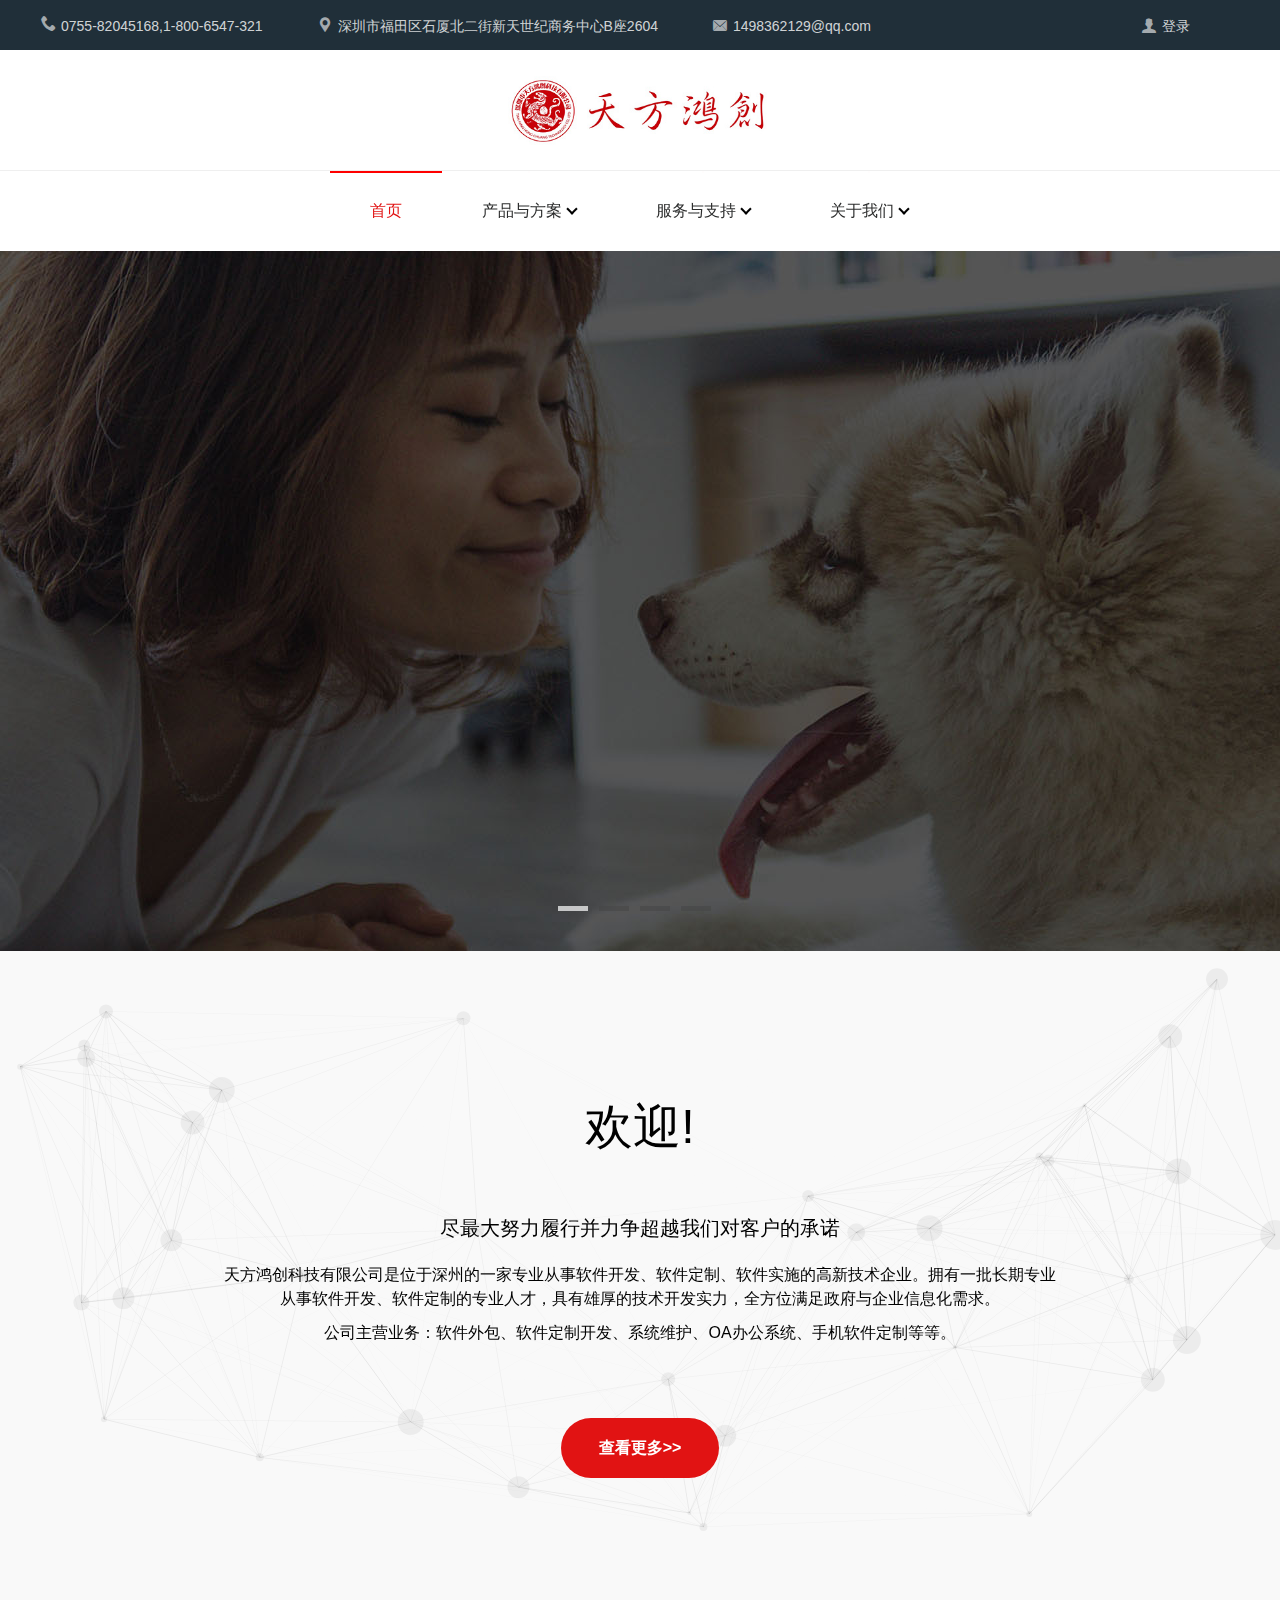
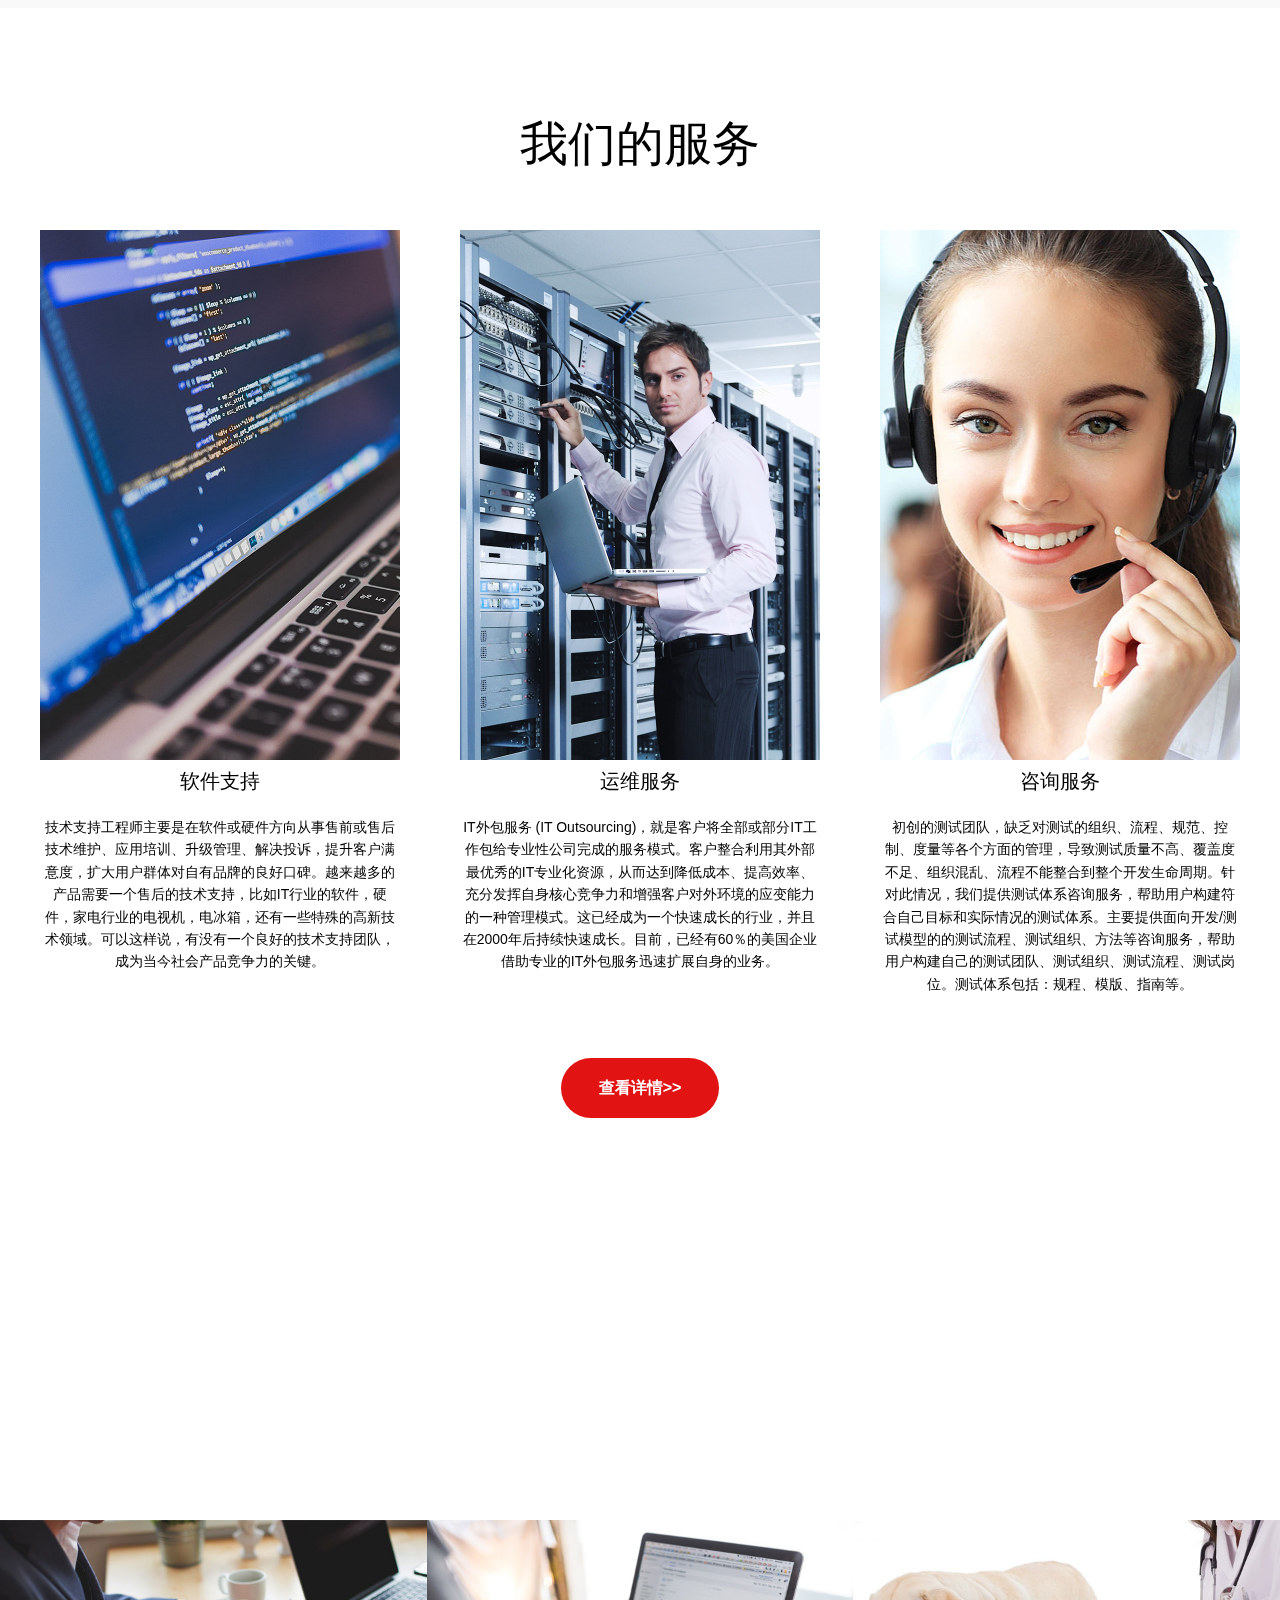
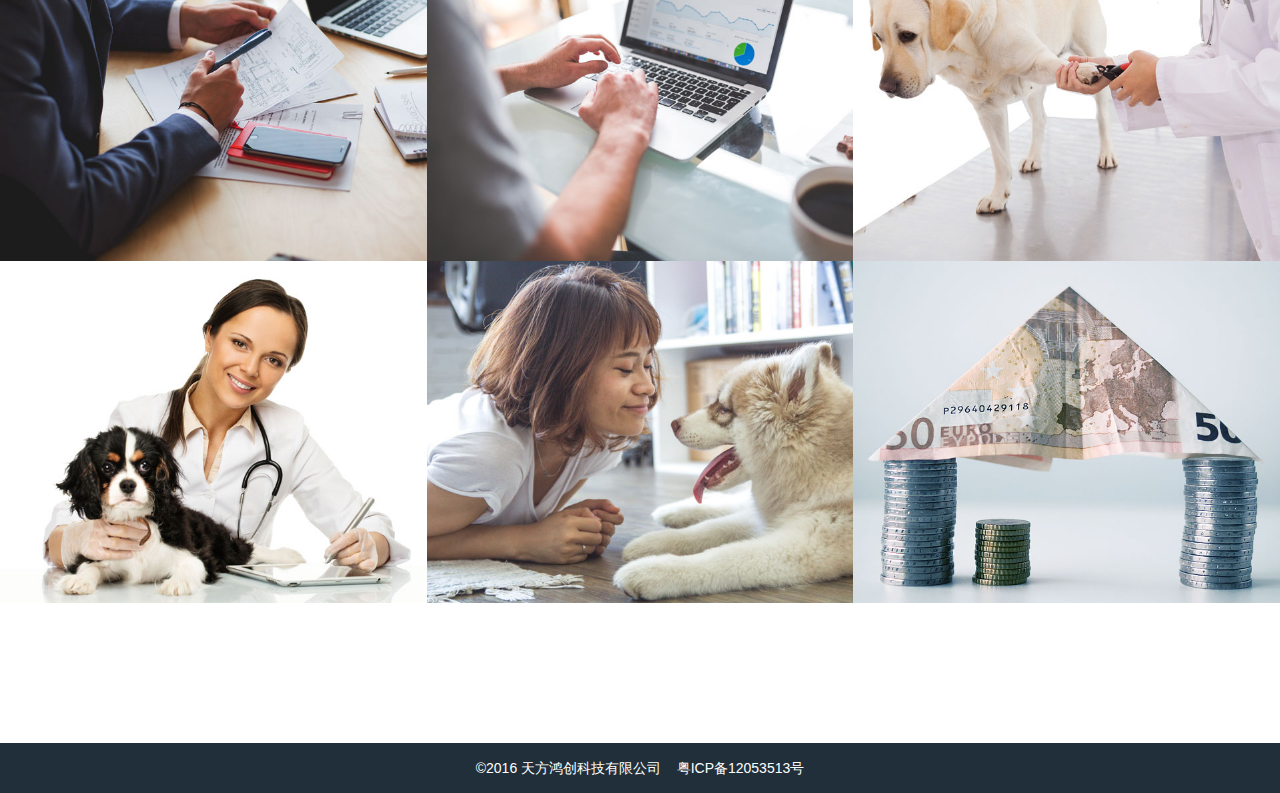
<file: index.html>
<!DOCTYPE html>
<html lang="en">
<head>
	<meta charset="UTF-8">
	<title>天方鸿创</title>
	<meta name="keyword" content="软件公司">
	<meta name="description" content="软件公司">
	<link rel="icon" href="images/favicon2.ico"/>
	<link rel="stylesheet" href="iconfont/iconfont.css">
	<link rel="stylesheet" href="css/common.css">
	<link rel="stylesheet" href="css/index.css">
	<script type="text/javascript" src="js/jquery.min.js"></script>
</head>

<body>
	<div class="topbar">
		<div class="wrapper clearfix">
			<div class="fl">
				<span class="part"><i class="iconfont icon-dianhua"></i><span class="text">0755-82045168,</span><span class="text">1-800-6547-321</span></span>
				<span class="part"><i class="iconfont icon-dizhi"></i><span class="text">深圳市福田区石厦北二街新天世纪商务中心B座2604</span></span>
				<span class="part"><i class="iconfont icon-youxiang"></i><span class="text">1498362129@qq.com</span></span>
			</div>
			<div class="fr">
				<span class="part"><i class="iconfont icon-denglu"></i><span class="text">登录</span>
			</div>
			<div style="clear:both"></div>
		</div>	
	</div>
	<div class="nav">
		<div class="nav-wrap clearfix">
			<div class="nav-logo">
				<a href="">
					<img src="images/logo.jpg" alt="">
				</a>			
			</div>
			<div class="nav-bar">
				<div class="wrapper">
					<ul class="static clearfix">
						<li class="active">
							<a href="#" class="item">首页</a>
						</li>
						<li>
							<a class="hasdropdown item" href="views/detail.html">产品与方案</a>
							<ul class="dropdown ">
								<li><a href="views/detail_mianyi.html">犬类免疫系统</a></li>
								<li><a href="views/detail_dengji.html">养犬登记管理系统</a></li>
								<li><a href="views/detail_caiwu.html">财务管理系统</a></li>
								<li><a href="views/detail_zichan.html">资产管理系统</a></li>
							</ul>
						</li>
						<li>
							<a class="hasdropdown item" href="views/service.html">服务与支持</a>
							<div class="dropdown column clearfix ">
								<ul>
									<li><a href="views/servies.html#service_software">软件支持</a></li>
									<li><a href="views/servies.html#service_operation">运维服务</a></li>
									<li><a href="views/servies.html#service_consult">咨询服务</a></li>
								</ul>
							</div>
						</li>
						<li>
							<a class="hasdropdown item" href="views/about.html">关于我们</a>
							<ul class="dropdown ">
								<li><a href="views/about.html#about_introduce">公司概况</a></li>
								<li><a href="views/about.html#about_mainService">主要服务</a></li>
								<li><a href="views/about.html#offer">人才招聘</a></li>
								<li><a href="views/about.html#about_concact">联系我们</a></li>
							</ul>
						</li>
					</ul>
				</div>
			</div>
		</div>
	</div>
	<div class="banner">
		<ul>
			<li>
				<div class="img active" style="background-image:url(images/banner.jpg)">
					<div class="introduce">
						<h1>养犬登记管理系统</h1>
						<h2>简单、实效、可操作性强的系统推进区养犬登记信息化管理，进一步提高区区养犬监督管理水平。</h2>
						<a href="javascript:" class="detail">查看详情 >></a>
					</div>								
				</div>
				<div class="img" style="background-image:url(images/banner3.jpg)">
					<div class="introduce">
						<h1>资产管理系统</h1>
						<h2>简单、实效、可操作性强的系统推进区养犬登记信息化管理，进一步提高区区养犬监督管理水平。</h2>
						<a href="javascript:" class="detail">查看详情 >></a>
					</div>								
				</div>
				<div class="img" style="background-image:url(images/banner4.jpg)">
					<div class="introduce">
						<h1>犬类免疫系统</h1>
						<h2>简单、实效、可操作性强的系统推进区养犬登记信息化管理，进一步提高区区养犬监督管理水平。</h2>
						<a href="javascript:" class="detail">查看详情 >></a>
					</div>								
				</div>
				<div class="img" style="background-image:url(images/banner5.jpg)">
					<div class="introduce">
						<h1>财务系统</h1>
						<h2>简单、实效、可操作性强的系统推进区养犬登记信息化管理，进一步提高区区养犬监督管理水平。</h2>
						<a href="javascript:" class="detail">查看详情 >></a>
					</div>								
				</div>
			</li>
		</ul>
		<span class="btn-l"><img src="images/l-btn.png" alt=""></span>
		<span class="btn-r"><img src="images/r-btn.png" alt=""></span>
		<div class="square">
		</div>
	</div>
	<script type="text/javascript">
		var index = 0;
		var imgs = $('.banner .img');
		var len = imgs.length;
		var btn_l = $('.banner .btn-l');
		var btn_r = $('.banner .btn-r');
		var square = $('.square');
		var spans;

		function init(){
			for(var i=0; i<len; i++){
				if(i == 0){
					square.append('<span class="cur" data-index="'+i+'"></span>')
				}else{
					square.append('<span data-index="'+i+'"></span>')
				}				
			}
			spans = $('span',square);
			//左按钮
			btn_l.click(function(){
				clearInterval(initLoop);
				index-=1;
				run('right');

				initLoop = setInterval(function(){
					index+=1;
					run();
				},5000)
			})
			//右按钮
			btn_r.click(function(){
				clearInterval(initLoop);
				index+=1;
				run();

				initLoop = setInterval(function(){
					index+=1;
					run();
				},5000)
			})

			//方形按钮
			spans.click(function(){
				clearInterval(initLoop);

				var curIndex = index;
				index = $(this).attr('data-index')*1;
				console.log(index);
				run(curIndex);

				initLoop = setInterval(function(){
					index+=1;
					run();
				},5000)
			})
		}

		function run(opt){
			if(opt === 'right'){
				//imgs.eq(index-1).removeClass('active');
				if(index<0){
					index = len-1;
				}
			}else if(!opt){
				//imgs.eq(index-1).removeClass('active');
				if(index>len-1){
					index = 0;
				}
			}else if(typeof(opt) == 'number'){
				console.log(opt+'yes');
				//imgs.eq(opt).removeClass('active');

			}

						
			imgs.eq(index).addClass('active').siblings().removeClass('active');
			spans.eq(index).addClass('cur').siblings().removeClass('cur')
		}

		var initLoop = setInterval(function(){
			index+=1;
			run();
		},5000)

		init();
	</script>
	<div class="about">
		<div class="wrapper">
			<div class="introduce">
				<h1>欢迎!</h1>
				<h4>尽最大努力履行并力争超越我们对客户的承诺</h4>
				<p>天方鸿创科技有限公司是位于深州的一家专业从事软件开发、软件定制、软件实施的高新技术企业。拥有一批长期专业从事软件开发、软件定制的专业人才，具有雄厚的技术开发实力，全方位满足政府与企业信息化需求。</p>
				<p>公司主营业务：软件外包、软件定制开发、系统维护、OA办公系统、手机软件定制等等。</p>
				<a href="views/about.html#introduce" class="linkbtn">查看更多>></a>							
			</div>
		</div>
		<canvas id="Mycanvas" class="Mycanvas"></canvas>
		<script>
			//定义画布宽高和生成点的个数
			var parentNode = document.getElementsByClassName('about')[0];
			var WIDTH = document.body.offsetWidth, HEIGHT = parentNode.offsetHeight, POINT = 35;
			
			var canvas = document.getElementById('Mycanvas');
			canvas.width = WIDTH,
			canvas.height = HEIGHT;
			var context = canvas.getContext('2d');
			context.strokeStyle = 'rgba(0,0,0,0.02)',
			context.strokeWidth = 1,
			context.fillStyle = 'rgba(0,0,0,0.05)';
			var circleArr = [];
			var _interval;

			//线条：开始xy坐标，结束xy坐标，线条透明度
			function Line (x, y, _x, _y, o) {
				this.beginX = x,
				this.beginY = y,
				this.closeX = _x,
				this.closeY = _y,
				this.o = o;
			}
			//点：圆心xy坐标，半径，每帧移动xy的距离
			function Circle (x, y, r, moveX, moveY) {
				this.x = x,
				this.y = y,
				this.r = r,
				this.moveX = moveX,
				this.moveY = moveY;
			}
			//生成max和min之间的随机数
			function num (max, _min) {
				var min = arguments[1] || 0;
				return Math.floor(Math.random()*(max-min+1)+min);
			}
			// 绘制原点
			function drawCricle (cxt, x, y, r, moveX, moveY) {
				var circle = new Circle(x, y, r, moveX, moveY)
				cxt.beginPath()
				cxt.arc(circle.x, circle.y, circle.r, 0, 2*Math.PI)
				cxt.closePath()
				cxt.fill();
				return circle;
			}
			//绘制线条
			function drawLine (cxt, x, y, _x, _y, o) {
				var line = new Line(x, y, _x, _y, o)
				cxt.beginPath()
				cxt.strokeStyle = 'rgba(0,0,0,'+ o +')'
				cxt.moveTo(line.beginX, line.beginY)
				cxt.lineTo(line.closeX, line.closeY)
				cxt.closePath()
				cxt.stroke();

			}
			//初始化生成原点
			function init () {
				circleArr = [];
				for (var i = 0; i < POINT; i++) {
					circleArr.push(drawCricle(context, num(WIDTH), num(HEIGHT), num(15, 2), num(10, -10)/40, num(10, -10)/40));
				}
				draw();
			}

			//每帧绘制
			function draw () {
				context.clearRect(0,0,canvas.width, canvas.height);
				for (var i = 0; i < POINT; i++) {
					drawCricle(context, circleArr[i].x, circleArr[i].y, circleArr[i].r);
				}
				for (var i = 0; i < POINT; i++) {
					for (var j = 0; j < POINT; j++) {
						if (i + j < POINT) {
							var A = Math.abs(circleArr[i+j].x - circleArr[i].x),
								B = Math.abs(circleArr[i+j].y - circleArr[i].y);
							var lineLength = Math.sqrt(A*A + B*B);
							var C = 1/lineLength*7-0.009;
							var lineOpacity = C > 0.03 ? 0.03 : C;
							if (lineOpacity > 0) {
								drawLine(context, circleArr[i].x, circleArr[i].y, circleArr[i+j].x, circleArr[i+j].y, lineOpacity);
							}
						}
					}
				}
			}

			//调用执行
			function createEffect() {
				init();
				_interval = setInterval(function () {
					for (var i = 0; i < POINT; i++) {
						var cir = circleArr[i];
						cir.x += cir.moveX;
						cir.y += cir.moveY;
						if (cir.x > WIDTH) cir.x = 0;
						else if (cir.x < 0) cir.x = WIDTH;
						if (cir.y > HEIGHT) cir.y = 0;
						else if (cir.y < 0) cir.y = HEIGHT;
						
					}
					draw();
				}, 16);
			}

			window.onload = createEffect;

			window.onresize = function(){
				canvas.width = WIDTH = document.body.offsetWidth;
				canvas.height = HEIGHT = parentNode.offsetHeight;
				context.strokeStyle = 'rgba(0,0,0,0.02)',
				context.strokeWidth = 1,
				context.fillStyle = 'rgba(0,0,0,0.05)';
				clearInterval(_interval);
				//context.clearRect(0,0,canvas.width, canvas.height);
				createEffect();
			}
		</script>
	</div>
	<div class="service">
		<div class="wrapper">
			<h1>我们的服务</h1>
			<div class="clearfix">
				<div class="fl col3">
					<img src="images/service1.jpg" alt="">
					<h4>软件支持</h4>
					<p>技术支持工程师主要是在软件或硬件方向从事售前或售后技术维护、应用培训、升级管理、解决投诉，提升客户满意度，扩大用户群体对自有品牌的良好口碑。越来越多的产品需要一个售后的技术支持，比如IT行业的软件，硬件，家电行业的电视机，电冰箱，还有一些特殊的高新技术领域。可以这样说，有没有一个良好的技术支持团队，成为当今社会产品竞争力的关键。</p>
				</div>
				<div class="fl col3">
					<img src="images/service2.jpg" alt="">
					<h4>运维服务</h4>
					<p>IT外包服务 (IT Outsourcing)，就是客户将全部或部分IT工作包给专业性公司完成的服务模式。客户整合利用其外部最优秀的IT专业化资源，从而达到降低成本、提高效率、充分发挥自身核心竞争力和增强客户对外环境的应变能力的一种管理模式。这已经成为一个快速成长的行业，并且在2000年后持续快速成长。目前，已经有60％的美国企业借助专业的IT外包服务迅速扩展自身的业务。</p>
				</div>
				<div class="fl col3">
					<img src="images/service3.jpg" alt="">
					<h4>咨询服务</h4>
					<p>初创的测试团队，缺乏对测试的组织、流程、规范、控制、度量等各个方面的管理，导致测试质量不高、覆盖度不足、组织混乱、流程不能整合到整个开发生命周期。针对此情况，我们提供测试体系咨询服务，帮助用户构建符合自己目标和实际情况的测试体系。主要提供面向开发/测试模型的的测试流程、测试组织、方法等咨询服务，帮助用户构建自己的测试团队、测试组织、测试流程、测试岗位。测试体系包括：规程、模版、指南等。</p>
				</div>				
			</div>
			<a href="views/service.html" class="linkbtn clearfix">查看详情>></a>
		</div>		
	</div>
	<div class="client">
		<h1>我们的成功案例</h1>
		<div class="imgWrapper clearfix">
			<div class="col3">
				<img src="images/case1.jpg" alt="">
				<span class="overlay"></span>
				<div class="template">
					<h3>OA系统</h3>
					<p>暂未上线</p>
					<a href="javascript:" class="linkbtn">查看详情</a>
				</div>
			</div>
			<div class="col3">
				<img src="images/case6.jpg" alt="">
				<span class="overlay"></span>
				<div class="template">
					<h3>资产管理系统</h3>
					<p>It was about a male employee being a subject to sexual harassment by another male colleague while on a business trip.</p>
					<a href="views/detail_zichan.html" class="linkbtn">查看详情</a>
				</div>
			</div>
			<div class="col3">
				<img src="images/case3.jpg" alt="">
				<span class="overlay"></span>
				<div class="template">
					<h3>犬类免疫系统</h3>
					<p>It was about a male employee being a subject to sexual harassment by another male colleague while on a business trip.</p>
					<a href="views/detail_mianyi.html" class="linkbtn">查看详情</a>
				</div>
			</div>
			<div class="col3">
				<img src="images/case4.jpg" alt="">
				<span class="overlay"></span>
				<div class="template">
					<h3>动物诊疗监督系统</h3>
					<p>暂未上线</p>
					<a href="javascript:" class="linkbtn">查看详情</a>
				</div>
			</div>
			<div class="col3">
				<img src="images/case5.jpg" alt="">
				<span class="overlay"></span>
				<div class="template">
					<h3>养犬登记管理系统</h3>
					<p>It was about a male employee being a subject to sexual harassment by another male colleague while on a business trip.</p>
					<a href="views/detail_dengji.html" class="linkbtn">查看详情</a>
				</div>
			</div>
			<div class="col3">
				<img src="images/case7.jpg" alt="">
				<span class="overlay"></span>
				<div class="template">
					<h3>财务系统</h3>
					<p>It was about a male employee being a subject to sexual harassment by another male colleague while on a business trip.</p>
					<a href="views/detail_caiwu.html" class="linkbtn">查看详情</a>
				</div>
			</div>
		</div>
	</div>
	<div class="footer">
		<div class="wrapper">
			<p>©2016 天方鸿创科技有限公司 &nbsp;&nbsp; <span>粤ICP备12053513号</span></p>
		</div>
	</div>
</body>
</html>
</file>
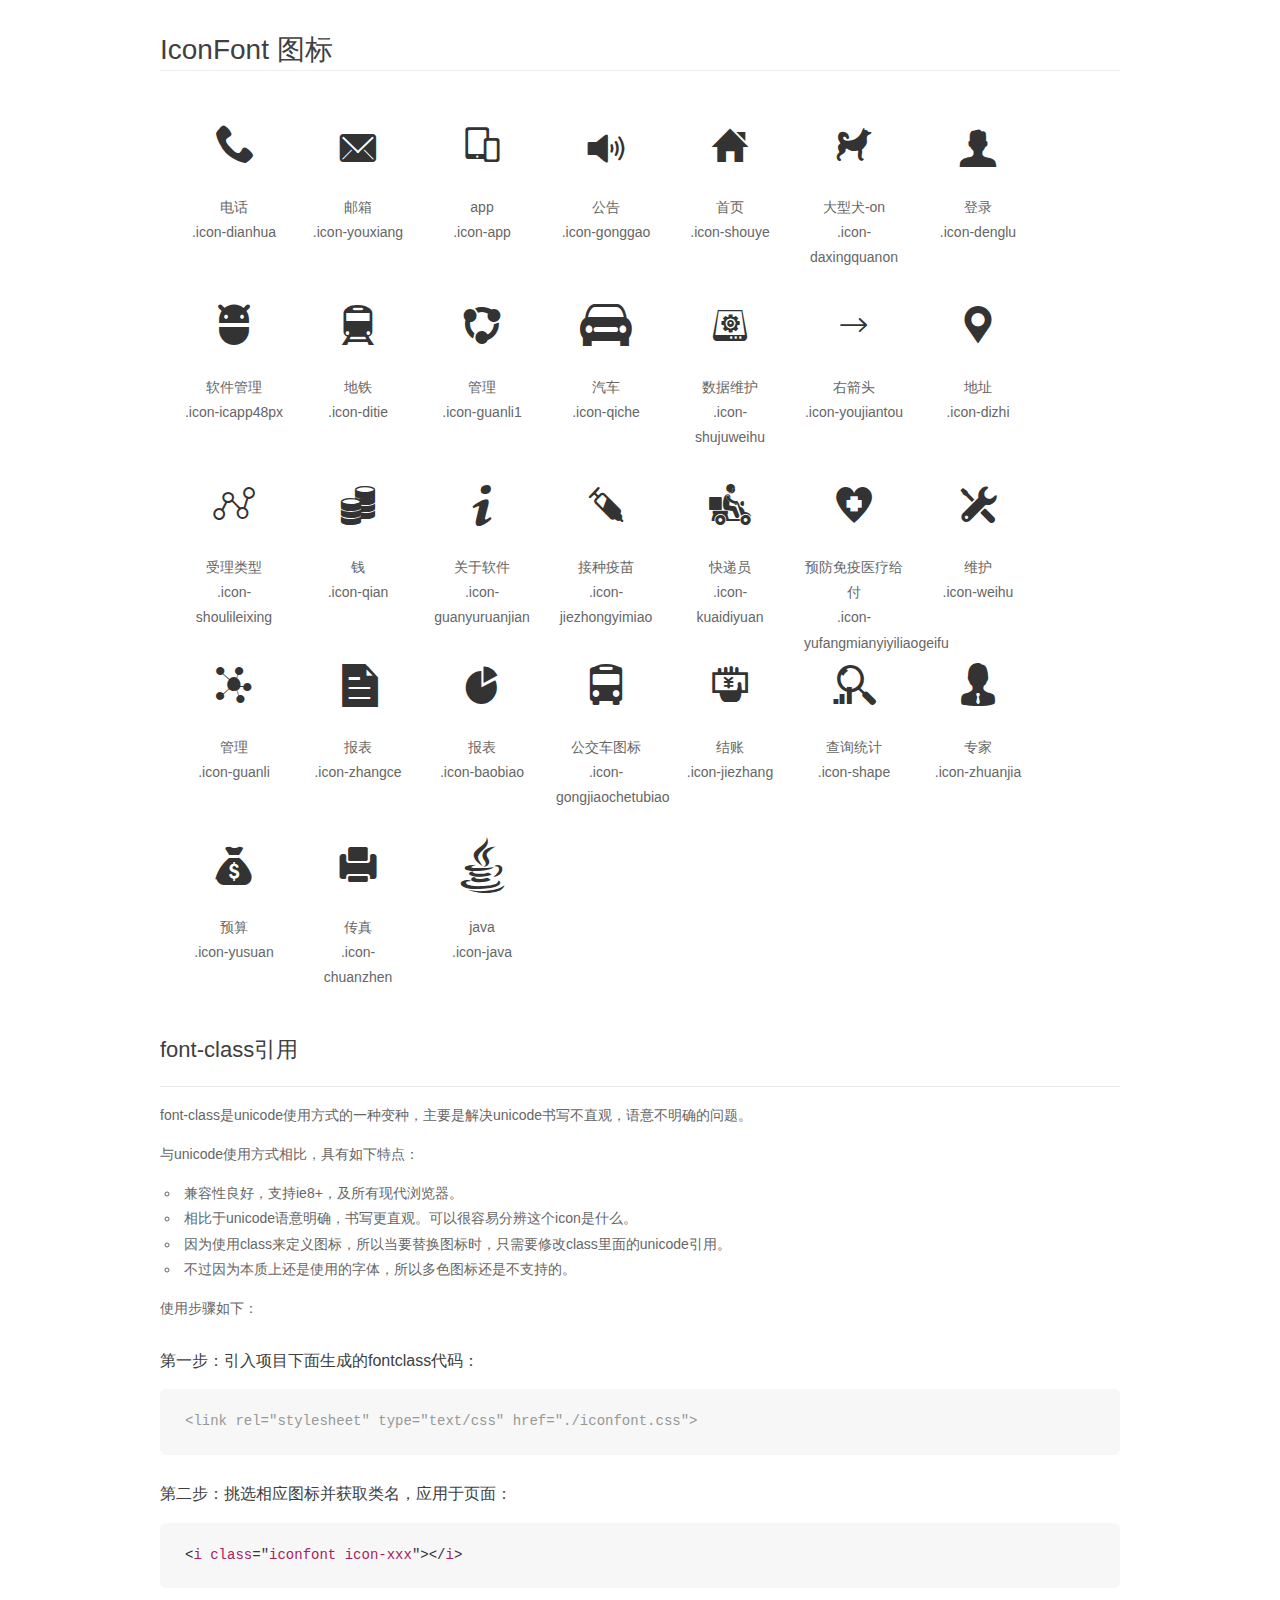
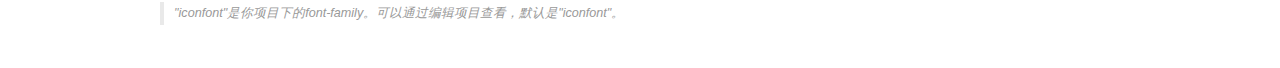
<file: iconfont/demo_fontclass.html>
<!DOCTYPE html>
<html>
<head>
    <meta charset="utf-8"/>
    <title>IconFont</title>
    <link rel="stylesheet" href="demo.css">
    <link rel="stylesheet" href="iconfont.css">
</head>
<body>
    <div class="main markdown">
        <h1>IconFont 图标</h1>
        <ul class="icon_lists clear">
            
                <li>
                <i class="icon iconfont icon-dianhua"></i>
                    <div class="name">电话</div>
                    <div class="fontclass">.icon-dianhua</div>
                </li>
            
                <li>
                <i class="icon iconfont icon-youxiang"></i>
                    <div class="name">邮箱</div>
                    <div class="fontclass">.icon-youxiang</div>
                </li>
            
                <li>
                <i class="icon iconfont icon-app"></i>
                    <div class="name">app</div>
                    <div class="fontclass">.icon-app</div>
                </li>
            
                <li>
                <i class="icon iconfont icon-gonggao"></i>
                    <div class="name">公告</div>
                    <div class="fontclass">.icon-gonggao</div>
                </li>
            
                <li>
                <i class="icon iconfont icon-shouye"></i>
                    <div class="name">首页</div>
                    <div class="fontclass">.icon-shouye</div>
                </li>
            
                <li>
                <i class="icon iconfont icon-daxingquanon"></i>
                    <div class="name">大型犬-on</div>
                    <div class="fontclass">.icon-daxingquanon</div>
                </li>
            
                <li>
                <i class="icon iconfont icon-denglu"></i>
                    <div class="name">登录</div>
                    <div class="fontclass">.icon-denglu</div>
                </li>
            
                <li>
                <i class="icon iconfont icon-icapp48px"></i>
                    <div class="name">软件管理</div>
                    <div class="fontclass">.icon-icapp48px</div>
                </li>
            
                <li>
                <i class="icon iconfont icon-ditie"></i>
                    <div class="name">地铁</div>
                    <div class="fontclass">.icon-ditie</div>
                </li>
            
                <li>
                <i class="icon iconfont icon-guanli1"></i>
                    <div class="name">管理</div>
                    <div class="fontclass">.icon-guanli1</div>
                </li>
            
                <li>
                <i class="icon iconfont icon-qiche"></i>
                    <div class="name">汽车</div>
                    <div class="fontclass">.icon-qiche</div>
                </li>
            
                <li>
                <i class="icon iconfont icon-shujuweihu"></i>
                    <div class="name">数据维护</div>
                    <div class="fontclass">.icon-shujuweihu</div>
                </li>
            
                <li>
                <i class="icon iconfont icon-youjiantou"></i>
                    <div class="name">右箭头</div>
                    <div class="fontclass">.icon-youjiantou</div>
                </li>
            
                <li>
                <i class="icon iconfont icon-dizhi"></i>
                    <div class="name">地址</div>
                    <div class="fontclass">.icon-dizhi</div>
                </li>
            
                <li>
                <i class="icon iconfont icon-shoulileixing"></i>
                    <div class="name">受理类型</div>
                    <div class="fontclass">.icon-shoulileixing</div>
                </li>
            
                <li>
                <i class="icon iconfont icon-qian"></i>
                    <div class="name">钱</div>
                    <div class="fontclass">.icon-qian</div>
                </li>
            
                <li>
                <i class="icon iconfont icon-guanyuruanjian"></i>
                    <div class="name">关于软件</div>
                    <div class="fontclass">.icon-guanyuruanjian</div>
                </li>
            
                <li>
                <i class="icon iconfont icon-jiezhongyimiao"></i>
                    <div class="name">接种疫苗</div>
                    <div class="fontclass">.icon-jiezhongyimiao</div>
                </li>
            
                <li>
                <i class="icon iconfont icon-kuaidiyuan"></i>
                    <div class="name">快递员</div>
                    <div class="fontclass">.icon-kuaidiyuan</div>
                </li>
            
                <li>
                <i class="icon iconfont icon-yufangmianyiyiliaogeifu"></i>
                    <div class="name">预防免疫医疗给付</div>
                    <div class="fontclass">.icon-yufangmianyiyiliaogeifu</div>
                </li>
            
                <li>
                <i class="icon iconfont icon-weihu"></i>
                    <div class="name">维护</div>
                    <div class="fontclass">.icon-weihu</div>
                </li>
            
                <li>
                <i class="icon iconfont icon-guanli"></i>
                    <div class="name">管理</div>
                    <div class="fontclass">.icon-guanli</div>
                </li>
            
                <li>
                <i class="icon iconfont icon-zhangce"></i>
                    <div class="name">报表</div>
                    <div class="fontclass">.icon-zhangce</div>
                </li>
            
                <li>
                <i class="icon iconfont icon-baobiao"></i>
                    <div class="name">报表</div>
                    <div class="fontclass">.icon-baobiao</div>
                </li>
            
                <li>
                <i class="icon iconfont icon-gongjiaochetubiao"></i>
                    <div class="name">公交车图标</div>
                    <div class="fontclass">.icon-gongjiaochetubiao</div>
                </li>
            
                <li>
                <i class="icon iconfont icon-jiezhang"></i>
                    <div class="name">结账</div>
                    <div class="fontclass">.icon-jiezhang</div>
                </li>
            
                <li>
                <i class="icon iconfont icon-shape"></i>
                    <div class="name">查询统计</div>
                    <div class="fontclass">.icon-shape</div>
                </li>
            
                <li>
                <i class="icon iconfont icon-zhuanjia"></i>
                    <div class="name">专家</div>
                    <div class="fontclass">.icon-zhuanjia</div>
                </li>
            
                <li>
                <i class="icon iconfont icon-yusuan"></i>
                    <div class="name">预算</div>
                    <div class="fontclass">.icon-yusuan</div>
                </li>
            
                <li>
                <i class="icon iconfont icon-chuanzhen"></i>
                    <div class="name">传真</div>
                    <div class="fontclass">.icon-chuanzhen</div>
                </li>
            
                <li>
                <i class="icon iconfont icon-java"></i>
                    <div class="name">java</div>
                    <div class="fontclass">.icon-java</div>
                </li>
            
        </ul>

        <h2 id="font-class-">font-class引用</h2>
        <hr>

        <p>font-class是unicode使用方式的一种变种，主要是解决unicode书写不直观，语意不明确的问题。</p>
        <p>与unicode使用方式相比，具有如下特点：</p>
        <ul>
        <li>兼容性良好，支持ie8+，及所有现代浏览器。</li>
        <li>相比于unicode语意明确，书写更直观。可以很容易分辨这个icon是什么。</li>
        <li>因为使用class来定义图标，所以当要替换图标时，只需要修改class里面的unicode引用。</li>
        <li>不过因为本质上还是使用的字体，所以多色图标还是不支持的。</li>
        </ul>
        <p>使用步骤如下：</p>
        <h3 id="-fontclass-">第一步：引入项目下面生成的fontclass代码：</h3>


        <pre><code class="lang-js hljs javascript"><span class="hljs-comment">&lt;link rel="stylesheet" type="text/css" href="./iconfont.css"&gt;</span></code></pre>
        <h3 id="-">第二步：挑选相应图标并获取类名，应用于页面：</h3>
        <pre><code class="lang-css hljs">&lt;<span class="hljs-selector-tag">i</span> <span class="hljs-selector-tag">class</span>="<span class="hljs-selector-tag">iconfont</span> <span class="hljs-selector-tag">icon-xxx</span>"&gt;&lt;/<span class="hljs-selector-tag">i</span>&gt;</code></pre>
        <blockquote>
        <p>"iconfont"是你项目下的font-family。可以通过编辑项目查看，默认是"iconfont"。</p>
        </blockquote>
    </div>
</body>
</html>
</file>
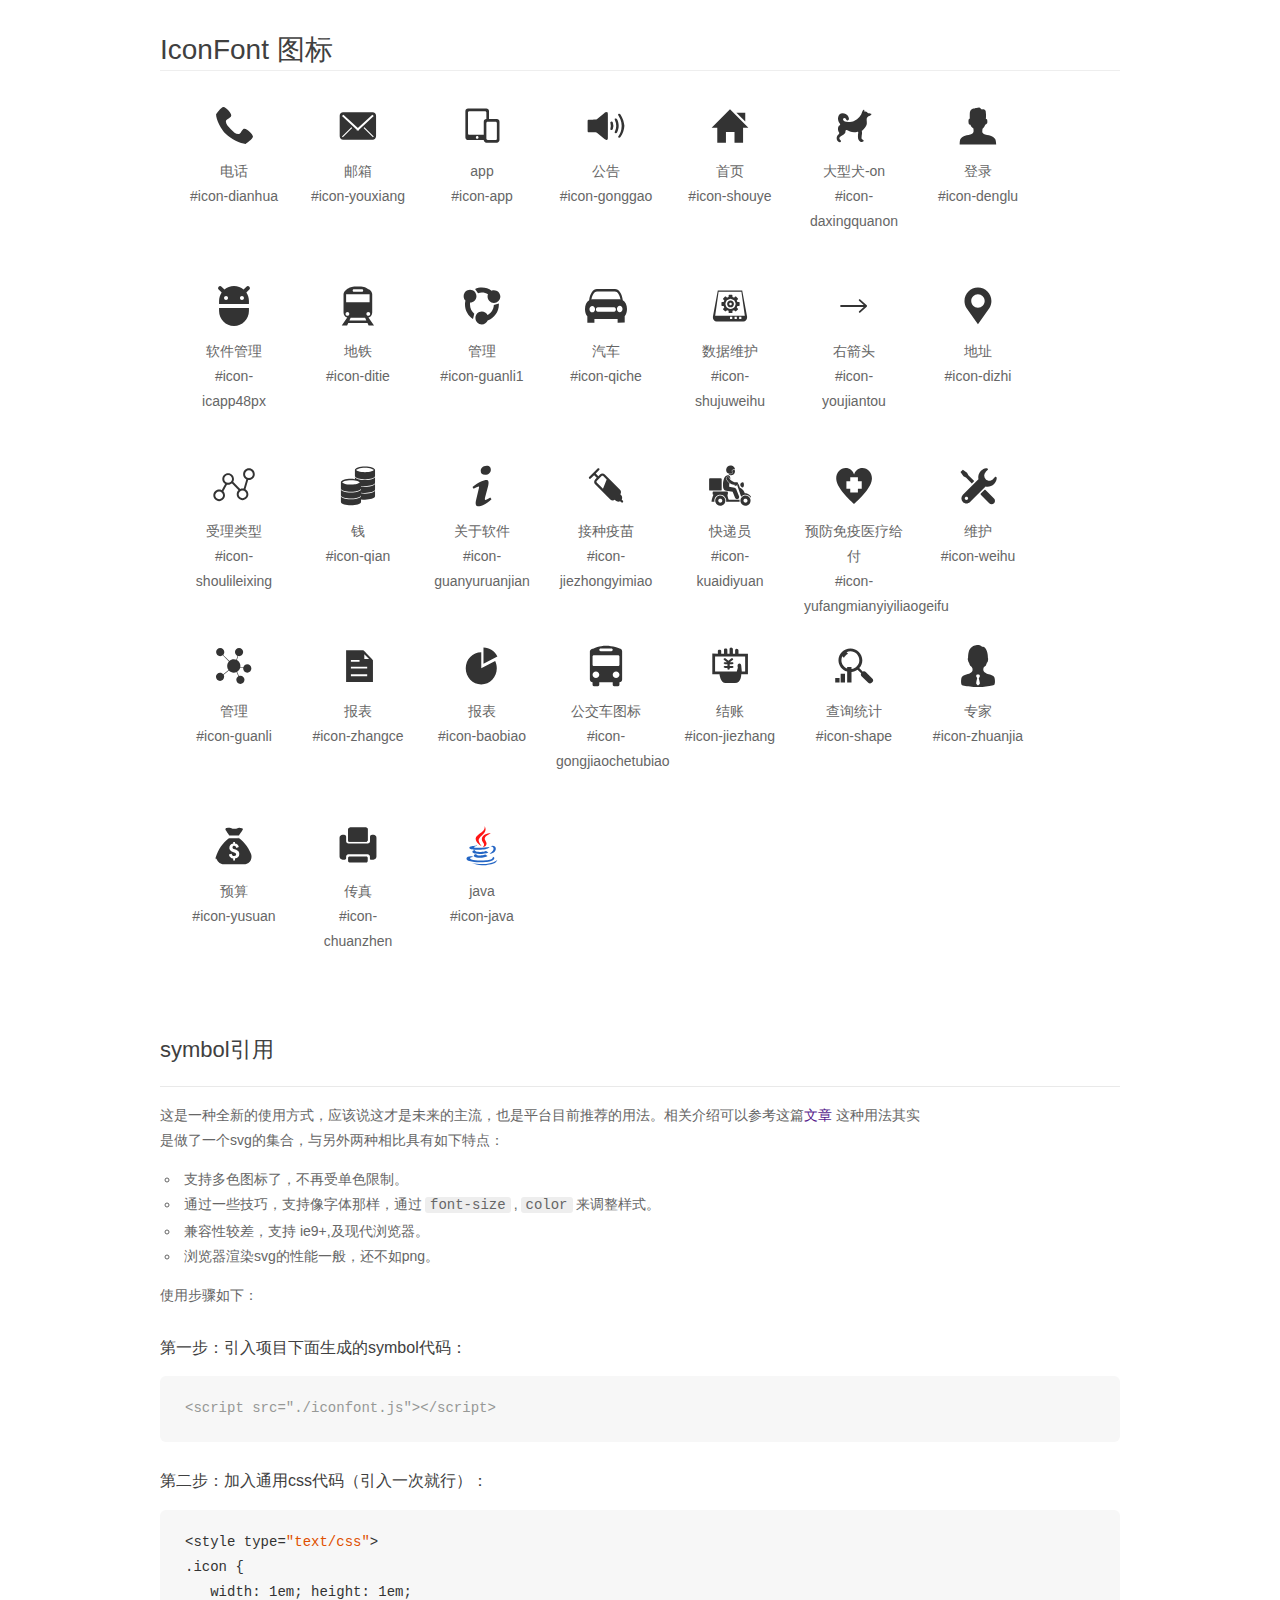
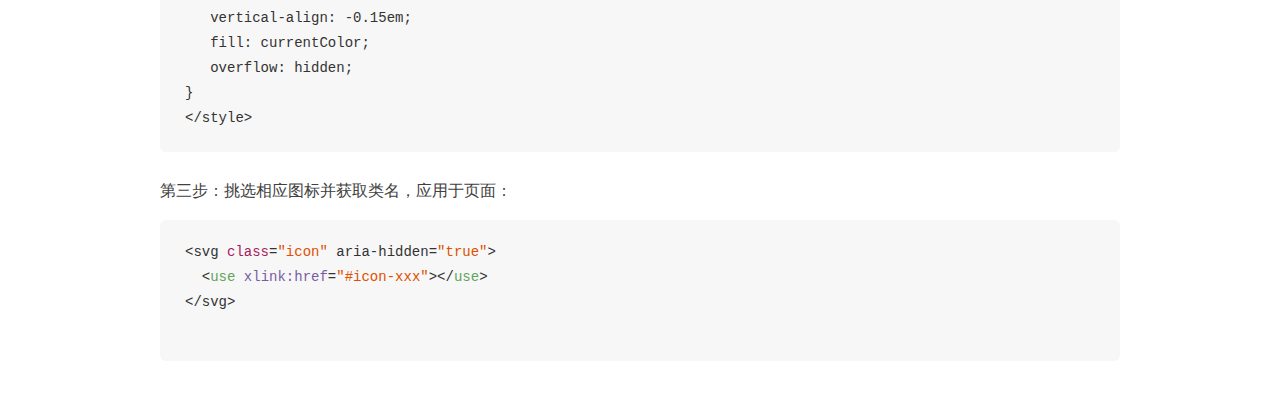
<file: iconfont/demo_symbol.html>
<!DOCTYPE html>
<html>
<head>
    <meta charset="utf-8"/>
    <title>IconFont</title>
    <link rel="stylesheet" href="demo.css">
    <script src="iconfont.js"></script>

    <style type="text/css">
        .icon {
          /* 通过设置 font-size 来改变图标大小 */
          width: 1em; height: 1em;
          /* 图标和文字相邻时，垂直对齐 */
          vertical-align: -0.15em;
          /* 通过设置 color 来改变 SVG 的颜色/fill */
          fill: currentColor;
          /* path 和 stroke 溢出 viewBox 部分在 IE 下会显示
             normalize.css 中也包含这行 */
          overflow: hidden;
        }

    </style>
</head>
<body>
    <div class="main markdown">
        <h1>IconFont 图标</h1>
        <ul class="icon_lists clear">
            
                <li>
                    <svg class="icon" aria-hidden="true">
                        <use xlink:href="#icon-dianhua"></use>
                    </svg>
                    <div class="name">电话</div>
                    <div class="fontclass">#icon-dianhua</div>
                </li>
            
                <li>
                    <svg class="icon" aria-hidden="true">
                        <use xlink:href="#icon-youxiang"></use>
                    </svg>
                    <div class="name">邮箱</div>
                    <div class="fontclass">#icon-youxiang</div>
                </li>
            
                <li>
                    <svg class="icon" aria-hidden="true">
                        <use xlink:href="#icon-app"></use>
                    </svg>
                    <div class="name">app</div>
                    <div class="fontclass">#icon-app</div>
                </li>
            
                <li>
                    <svg class="icon" aria-hidden="true">
                        <use xlink:href="#icon-gonggao"></use>
                    </svg>
                    <div class="name">公告</div>
                    <div class="fontclass">#icon-gonggao</div>
                </li>
            
                <li>
                    <svg class="icon" aria-hidden="true">
                        <use xlink:href="#icon-shouye"></use>
                    </svg>
                    <div class="name">首页</div>
                    <div class="fontclass">#icon-shouye</div>
                </li>
            
                <li>
                    <svg class="icon" aria-hidden="true">
                        <use xlink:href="#icon-daxingquanon"></use>
                    </svg>
                    <div class="name">大型犬-on</div>
                    <div class="fontclass">#icon-daxingquanon</div>
                </li>
            
                <li>
                    <svg class="icon" aria-hidden="true">
                        <use xlink:href="#icon-denglu"></use>
                    </svg>
                    <div class="name">登录</div>
                    <div class="fontclass">#icon-denglu</div>
                </li>
            
                <li>
                    <svg class="icon" aria-hidden="true">
                        <use xlink:href="#icon-icapp48px"></use>
                    </svg>
                    <div class="name">软件管理</div>
                    <div class="fontclass">#icon-icapp48px</div>
                </li>
            
                <li>
                    <svg class="icon" aria-hidden="true">
                        <use xlink:href="#icon-ditie"></use>
                    </svg>
                    <div class="name">地铁</div>
                    <div class="fontclass">#icon-ditie</div>
                </li>
            
                <li>
                    <svg class="icon" aria-hidden="true">
                        <use xlink:href="#icon-guanli1"></use>
                    </svg>
                    <div class="name">管理</div>
                    <div class="fontclass">#icon-guanli1</div>
                </li>
            
                <li>
                    <svg class="icon" aria-hidden="true">
                        <use xlink:href="#icon-qiche"></use>
                    </svg>
                    <div class="name">汽车</div>
                    <div class="fontclass">#icon-qiche</div>
                </li>
            
                <li>
                    <svg class="icon" aria-hidden="true">
                        <use xlink:href="#icon-shujuweihu"></use>
                    </svg>
                    <div class="name">数据维护</div>
                    <div class="fontclass">#icon-shujuweihu</div>
                </li>
            
                <li>
                    <svg class="icon" aria-hidden="true">
                        <use xlink:href="#icon-youjiantou"></use>
                    </svg>
                    <div class="name">右箭头</div>
                    <div class="fontclass">#icon-youjiantou</div>
                </li>
            
                <li>
                    <svg class="icon" aria-hidden="true">
                        <use xlink:href="#icon-dizhi"></use>
                    </svg>
                    <div class="name">地址</div>
                    <div class="fontclass">#icon-dizhi</div>
                </li>
            
                <li>
                    <svg class="icon" aria-hidden="true">
                        <use xlink:href="#icon-shoulileixing"></use>
                    </svg>
                    <div class="name">受理类型</div>
                    <div class="fontclass">#icon-shoulileixing</div>
                </li>
            
                <li>
                    <svg class="icon" aria-hidden="true">
                        <use xlink:href="#icon-qian"></use>
                    </svg>
                    <div class="name">钱</div>
                    <div class="fontclass">#icon-qian</div>
                </li>
            
                <li>
                    <svg class="icon" aria-hidden="true">
                        <use xlink:href="#icon-guanyuruanjian"></use>
                    </svg>
                    <div class="name">关于软件</div>
                    <div class="fontclass">#icon-guanyuruanjian</div>
                </li>
            
                <li>
                    <svg class="icon" aria-hidden="true">
                        <use xlink:href="#icon-jiezhongyimiao"></use>
                    </svg>
                    <div class="name">接种疫苗</div>
                    <div class="fontclass">#icon-jiezhongyimiao</div>
                </li>
            
                <li>
                    <svg class="icon" aria-hidden="true">
                        <use xlink:href="#icon-kuaidiyuan"></use>
                    </svg>
                    <div class="name">快递员</div>
                    <div class="fontclass">#icon-kuaidiyuan</div>
                </li>
            
                <li>
                    <svg class="icon" aria-hidden="true">
                        <use xlink:href="#icon-yufangmianyiyiliaogeifu"></use>
                    </svg>
                    <div class="name">预防免疫医疗给付</div>
                    <div class="fontclass">#icon-yufangmianyiyiliaogeifu</div>
                </li>
            
                <li>
                    <svg class="icon" aria-hidden="true">
                        <use xlink:href="#icon-weihu"></use>
                    </svg>
                    <div class="name">维护</div>
                    <div class="fontclass">#icon-weihu</div>
                </li>
            
                <li>
                    <svg class="icon" aria-hidden="true">
                        <use xlink:href="#icon-guanli"></use>
                    </svg>
                    <div class="name">管理</div>
                    <div class="fontclass">#icon-guanli</div>
                </li>
            
                <li>
                    <svg class="icon" aria-hidden="true">
                        <use xlink:href="#icon-zhangce"></use>
                    </svg>
                    <div class="name">报表</div>
                    <div class="fontclass">#icon-zhangce</div>
                </li>
            
                <li>
                    <svg class="icon" aria-hidden="true">
                        <use xlink:href="#icon-baobiao"></use>
                    </svg>
                    <div class="name">报表</div>
                    <div class="fontclass">#icon-baobiao</div>
                </li>
            
                <li>
                    <svg class="icon" aria-hidden="true">
                        <use xlink:href="#icon-gongjiaochetubiao"></use>
                    </svg>
                    <div class="name">公交车图标</div>
                    <div class="fontclass">#icon-gongjiaochetubiao</div>
                </li>
            
                <li>
                    <svg class="icon" aria-hidden="true">
                        <use xlink:href="#icon-jiezhang"></use>
                    </svg>
                    <div class="name">结账</div>
                    <div class="fontclass">#icon-jiezhang</div>
                </li>
            
                <li>
                    <svg class="icon" aria-hidden="true">
                        <use xlink:href="#icon-shape"></use>
                    </svg>
                    <div class="name">查询统计</div>
                    <div class="fontclass">#icon-shape</div>
                </li>
            
                <li>
                    <svg class="icon" aria-hidden="true">
                        <use xlink:href="#icon-zhuanjia"></use>
                    </svg>
                    <div class="name">专家</div>
                    <div class="fontclass">#icon-zhuanjia</div>
                </li>
            
                <li>
                    <svg class="icon" aria-hidden="true">
                        <use xlink:href="#icon-yusuan"></use>
                    </svg>
                    <div class="name">预算</div>
                    <div class="fontclass">#icon-yusuan</div>
                </li>
            
                <li>
                    <svg class="icon" aria-hidden="true">
                        <use xlink:href="#icon-chuanzhen"></use>
                    </svg>
                    <div class="name">传真</div>
                    <div class="fontclass">#icon-chuanzhen</div>
                </li>
            
                <li>
                    <svg class="icon" aria-hidden="true">
                        <use xlink:href="#icon-java"></use>
                    </svg>
                    <div class="name">java</div>
                    <div class="fontclass">#icon-java</div>
                </li>
            
        </ul>


        <h2 id="symbol-">symbol引用</h2>
        <hr>

        <p>这是一种全新的使用方式，应该说这才是未来的主流，也是平台目前推荐的用法。相关介绍可以参考这篇<a href="">文章</a>
        这种用法其实是做了一个svg的集合，与另外两种相比具有如下特点：</p>
        <ul>
          <li>支持多色图标了，不再受单色限制。</li>
          <li>通过一些技巧，支持像字体那样，通过<code>font-size</code>,<code>color</code>来调整样式。</li>
          <li>兼容性较差，支持 ie9+,及现代浏览器。</li>
          <li>浏览器渲染svg的性能一般，还不如png。</li>
        </ul>
        <p>使用步骤如下：</p>
        <h3 id="-symbol-">第一步：引入项目下面生成的symbol代码：</h3>
        <pre><code class="lang-js hljs javascript"><span class="hljs-comment">&lt;script src="./iconfont.js"&gt;&lt;/script&gt;</span></code></pre>
        <h3 id="-css-">第二步：加入通用css代码（引入一次就行）：</h3>
        <pre><code class="lang-js hljs javascript">&lt;style type=<span class="hljs-string">"text/css"</span>&gt;
.icon {
   width: <span class="hljs-number">1</span>em; height: <span class="hljs-number">1</span>em;
   vertical-align: <span class="hljs-number">-0.15</span>em;
   fill: currentColor;
   overflow: hidden;
}
&lt;<span class="hljs-regexp">/style&gt;</span></code></pre>
        <h3 id="-">第三步：挑选相应图标并获取类名，应用于页面：</h3>
        <pre><code class="lang-js hljs javascript">&lt;svg <span class="hljs-class"><span class="hljs-keyword">class</span></span>=<span class="hljs-string">"icon"</span> aria-hidden=<span class="hljs-string">"true"</span>&gt;<span class="xml"><span class="hljs-tag">
  &lt;<span class="hljs-name">use</span> <span class="hljs-attr">xlink:href</span>=<span class="hljs-string">"#icon-xxx"</span>&gt;</span><span class="hljs-tag">&lt;/<span class="hljs-name">use</span>&gt;</span>
</span>&lt;<span class="hljs-regexp">/svg&gt;
        </span></code></pre>
    </div>
</body>
</html>
</file>
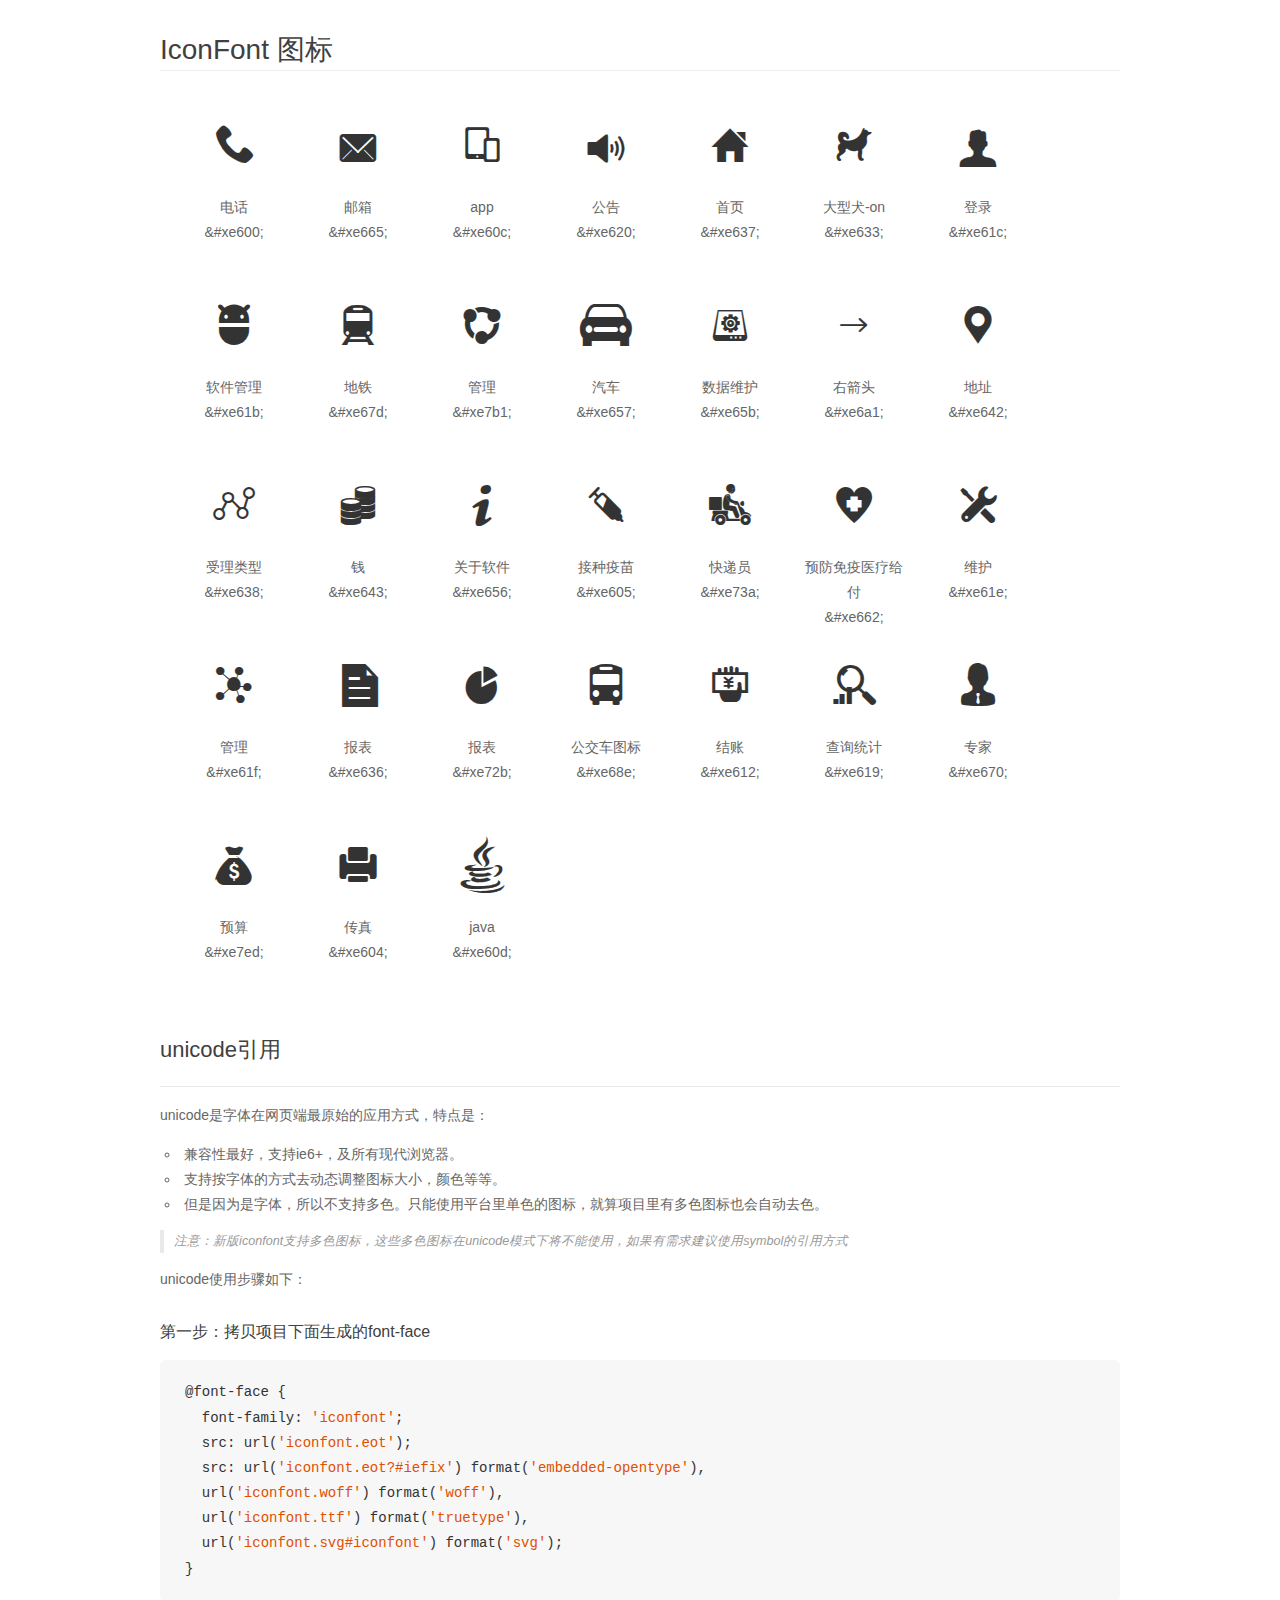
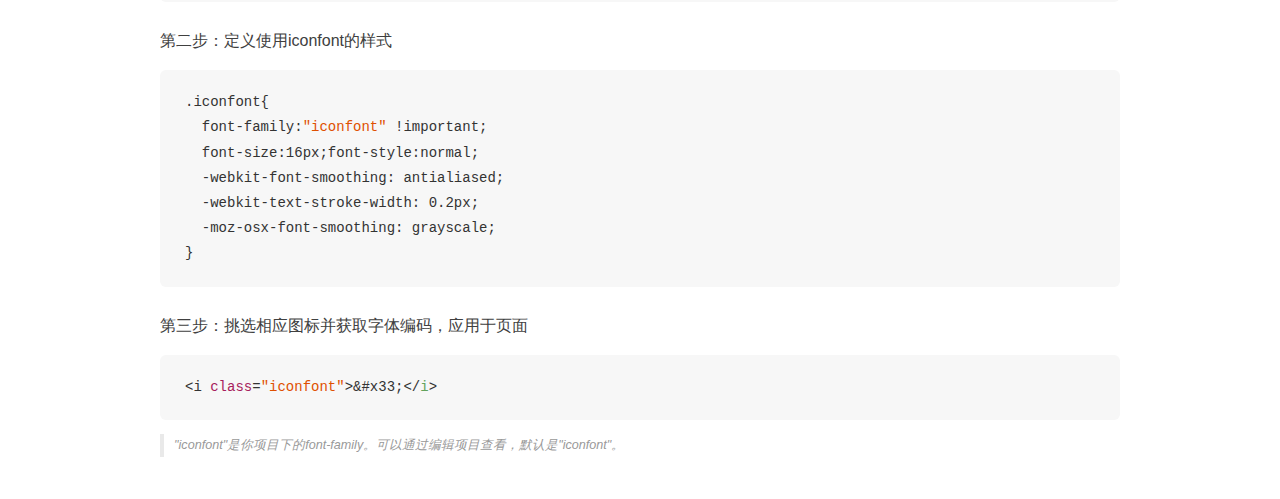
<file: iconfont/demo_unicode.html>
<!DOCTYPE html>
<html>
<head>
    <meta charset="utf-8"/>
    <title>IconFont</title>
    <link rel="stylesheet" href="demo.css">

    <style type="text/css">

        @font-face {font-family: "iconfont";
          src: url('iconfont.eot'); /* IE9*/
          src: url('iconfont.eot#iefix') format('embedded-opentype'), /* IE6-IE8 */
          url('iconfont.woff') format('woff'), /* chrome, firefox */
          url('iconfont.ttf') format('truetype'), /* chrome, firefox, opera, Safari, Android, iOS 4.2+*/
          url('iconfont.svg#iconfont') format('svg'); /* iOS 4.1- */
        }

        .iconfont {
          font-family:"iconfont" !important;
          font-size:16px;
          font-style:normal;
          -webkit-font-smoothing: antialiased;
          -webkit-text-stroke-width: 0.2px;
          -moz-osx-font-smoothing: grayscale;
        }

    </style>
</head>
<body>
    <div class="main markdown">
        <h1>IconFont 图标</h1>
        <ul class="icon_lists clear">
            
                <li>
                <i class="icon iconfont">&#xe600;</i>
                    <div class="name">电话</div>
                    <div class="code">&amp;#xe600;</div>
                </li>
            
                <li>
                <i class="icon iconfont">&#xe665;</i>
                    <div class="name">邮箱</div>
                    <div class="code">&amp;#xe665;</div>
                </li>
            
                <li>
                <i class="icon iconfont">&#xe60c;</i>
                    <div class="name">app</div>
                    <div class="code">&amp;#xe60c;</div>
                </li>
            
                <li>
                <i class="icon iconfont">&#xe620;</i>
                    <div class="name">公告</div>
                    <div class="code">&amp;#xe620;</div>
                </li>
            
                <li>
                <i class="icon iconfont">&#xe637;</i>
                    <div class="name">首页</div>
                    <div class="code">&amp;#xe637;</div>
                </li>
            
                <li>
                <i class="icon iconfont">&#xe633;</i>
                    <div class="name">大型犬-on</div>
                    <div class="code">&amp;#xe633;</div>
                </li>
            
                <li>
                <i class="icon iconfont">&#xe61c;</i>
                    <div class="name">登录</div>
                    <div class="code">&amp;#xe61c;</div>
                </li>
            
                <li>
                <i class="icon iconfont">&#xe61b;</i>
                    <div class="name">软件管理</div>
                    <div class="code">&amp;#xe61b;</div>
                </li>
            
                <li>
                <i class="icon iconfont">&#xe67d;</i>
                    <div class="name">地铁</div>
                    <div class="code">&amp;#xe67d;</div>
                </li>
            
                <li>
                <i class="icon iconfont">&#xe7b1;</i>
                    <div class="name">管理</div>
                    <div class="code">&amp;#xe7b1;</div>
                </li>
            
                <li>
                <i class="icon iconfont">&#xe657;</i>
                    <div class="name">汽车</div>
                    <div class="code">&amp;#xe657;</div>
                </li>
            
                <li>
                <i class="icon iconfont">&#xe65b;</i>
                    <div class="name">数据维护</div>
                    <div class="code">&amp;#xe65b;</div>
                </li>
            
                <li>
                <i class="icon iconfont">&#xe6a1;</i>
                    <div class="name">右箭头</div>
                    <div class="code">&amp;#xe6a1;</div>
                </li>
            
                <li>
                <i class="icon iconfont">&#xe642;</i>
                    <div class="name">地址</div>
                    <div class="code">&amp;#xe642;</div>
                </li>
            
                <li>
                <i class="icon iconfont">&#xe638;</i>
                    <div class="name">受理类型</div>
                    <div class="code">&amp;#xe638;</div>
                </li>
            
                <li>
                <i class="icon iconfont">&#xe643;</i>
                    <div class="name">钱</div>
                    <div class="code">&amp;#xe643;</div>
                </li>
            
                <li>
                <i class="icon iconfont">&#xe656;</i>
                    <div class="name">关于软件</div>
                    <div class="code">&amp;#xe656;</div>
                </li>
            
                <li>
                <i class="icon iconfont">&#xe605;</i>
                    <div class="name">接种疫苗</div>
                    <div class="code">&amp;#xe605;</div>
                </li>
            
                <li>
                <i class="icon iconfont">&#xe73a;</i>
                    <div class="name">快递员</div>
                    <div class="code">&amp;#xe73a;</div>
                </li>
            
                <li>
                <i class="icon iconfont">&#xe662;</i>
                    <div class="name">预防免疫医疗给付</div>
                    <div class="code">&amp;#xe662;</div>
                </li>
            
                <li>
                <i class="icon iconfont">&#xe61e;</i>
                    <div class="name">维护</div>
                    <div class="code">&amp;#xe61e;</div>
                </li>
            
                <li>
                <i class="icon iconfont">&#xe61f;</i>
                    <div class="name">管理</div>
                    <div class="code">&amp;#xe61f;</div>
                </li>
            
                <li>
                <i class="icon iconfont">&#xe636;</i>
                    <div class="name">报表</div>
                    <div class="code">&amp;#xe636;</div>
                </li>
            
                <li>
                <i class="icon iconfont">&#xe72b;</i>
                    <div class="name">报表</div>
                    <div class="code">&amp;#xe72b;</div>
                </li>
            
                <li>
                <i class="icon iconfont">&#xe68e;</i>
                    <div class="name">公交车图标</div>
                    <div class="code">&amp;#xe68e;</div>
                </li>
            
                <li>
                <i class="icon iconfont">&#xe612;</i>
                    <div class="name">结账</div>
                    <div class="code">&amp;#xe612;</div>
                </li>
            
                <li>
                <i class="icon iconfont">&#xe619;</i>
                    <div class="name">查询统计</div>
                    <div class="code">&amp;#xe619;</div>
                </li>
            
                <li>
                <i class="icon iconfont">&#xe670;</i>
                    <div class="name">专家</div>
                    <div class="code">&amp;#xe670;</div>
                </li>
            
                <li>
                <i class="icon iconfont">&#xe7ed;</i>
                    <div class="name">预算</div>
                    <div class="code">&amp;#xe7ed;</div>
                </li>
            
                <li>
                <i class="icon iconfont">&#xe604;</i>
                    <div class="name">传真</div>
                    <div class="code">&amp;#xe604;</div>
                </li>
            
                <li>
                <i class="icon iconfont">&#xe60d;</i>
                    <div class="name">java</div>
                    <div class="code">&amp;#xe60d;</div>
                </li>
            
        </ul>
        <h2 id="unicode-">unicode引用</h2>
        <hr>

        <p>unicode是字体在网页端最原始的应用方式，特点是：</p>
        <ul>
        <li>兼容性最好，支持ie6+，及所有现代浏览器。</li>
        <li>支持按字体的方式去动态调整图标大小，颜色等等。</li>
        <li>但是因为是字体，所以不支持多色。只能使用平台里单色的图标，就算项目里有多色图标也会自动去色。</li>
        </ul>
        <blockquote>
        <p>注意：新版iconfont支持多色图标，这些多色图标在unicode模式下将不能使用，如果有需求建议使用symbol的引用方式</p>
        </blockquote>
        <p>unicode使用步骤如下：</p>
        <h3 id="-font-face">第一步：拷贝项目下面生成的font-face</h3>
        <pre><code class="lang-js hljs javascript">@font-face {
  font-family: <span class="hljs-string">'iconfont'</span>;
  src: url(<span class="hljs-string">'iconfont.eot'</span>);
  src: url(<span class="hljs-string">'iconfont.eot?#iefix'</span>) format(<span class="hljs-string">'embedded-opentype'</span>),
  url(<span class="hljs-string">'iconfont.woff'</span>) format(<span class="hljs-string">'woff'</span>),
  url(<span class="hljs-string">'iconfont.ttf'</span>) format(<span class="hljs-string">'truetype'</span>),
  url(<span class="hljs-string">'iconfont.svg#iconfont'</span>) format(<span class="hljs-string">'svg'</span>);
}
</code></pre>
        <h3 id="-iconfont-">第二步：定义使用iconfont的样式</h3>
        <pre><code class="lang-js hljs javascript">.iconfont{
  font-family:<span class="hljs-string">"iconfont"</span> !important;
  font-size:<span class="hljs-number">16</span>px;font-style:normal;
  -webkit-font-smoothing: antialiased;
  -webkit-text-stroke-width: <span class="hljs-number">0.2</span>px;
  -moz-osx-font-smoothing: grayscale;
}
</code></pre>
        <h3 id="-">第三步：挑选相应图标并获取字体编码，应用于页面</h3>
        <pre><code class="lang-js hljs javascript">&lt;i <span class="hljs-class"><span class="hljs-keyword">class</span></span>=<span class="hljs-string">"iconfont"</span>&gt;&amp;#x33;<span class="xml"><span class="hljs-tag">&lt;/<span class="hljs-name">i</span>&gt;</span></span></code></pre>

        <blockquote>
        <p>"iconfont"是你项目下的font-family。可以通过编辑项目查看，默认是"iconfont"。</p>
        </blockquote>
    </div>


</body>
</html>
</file>
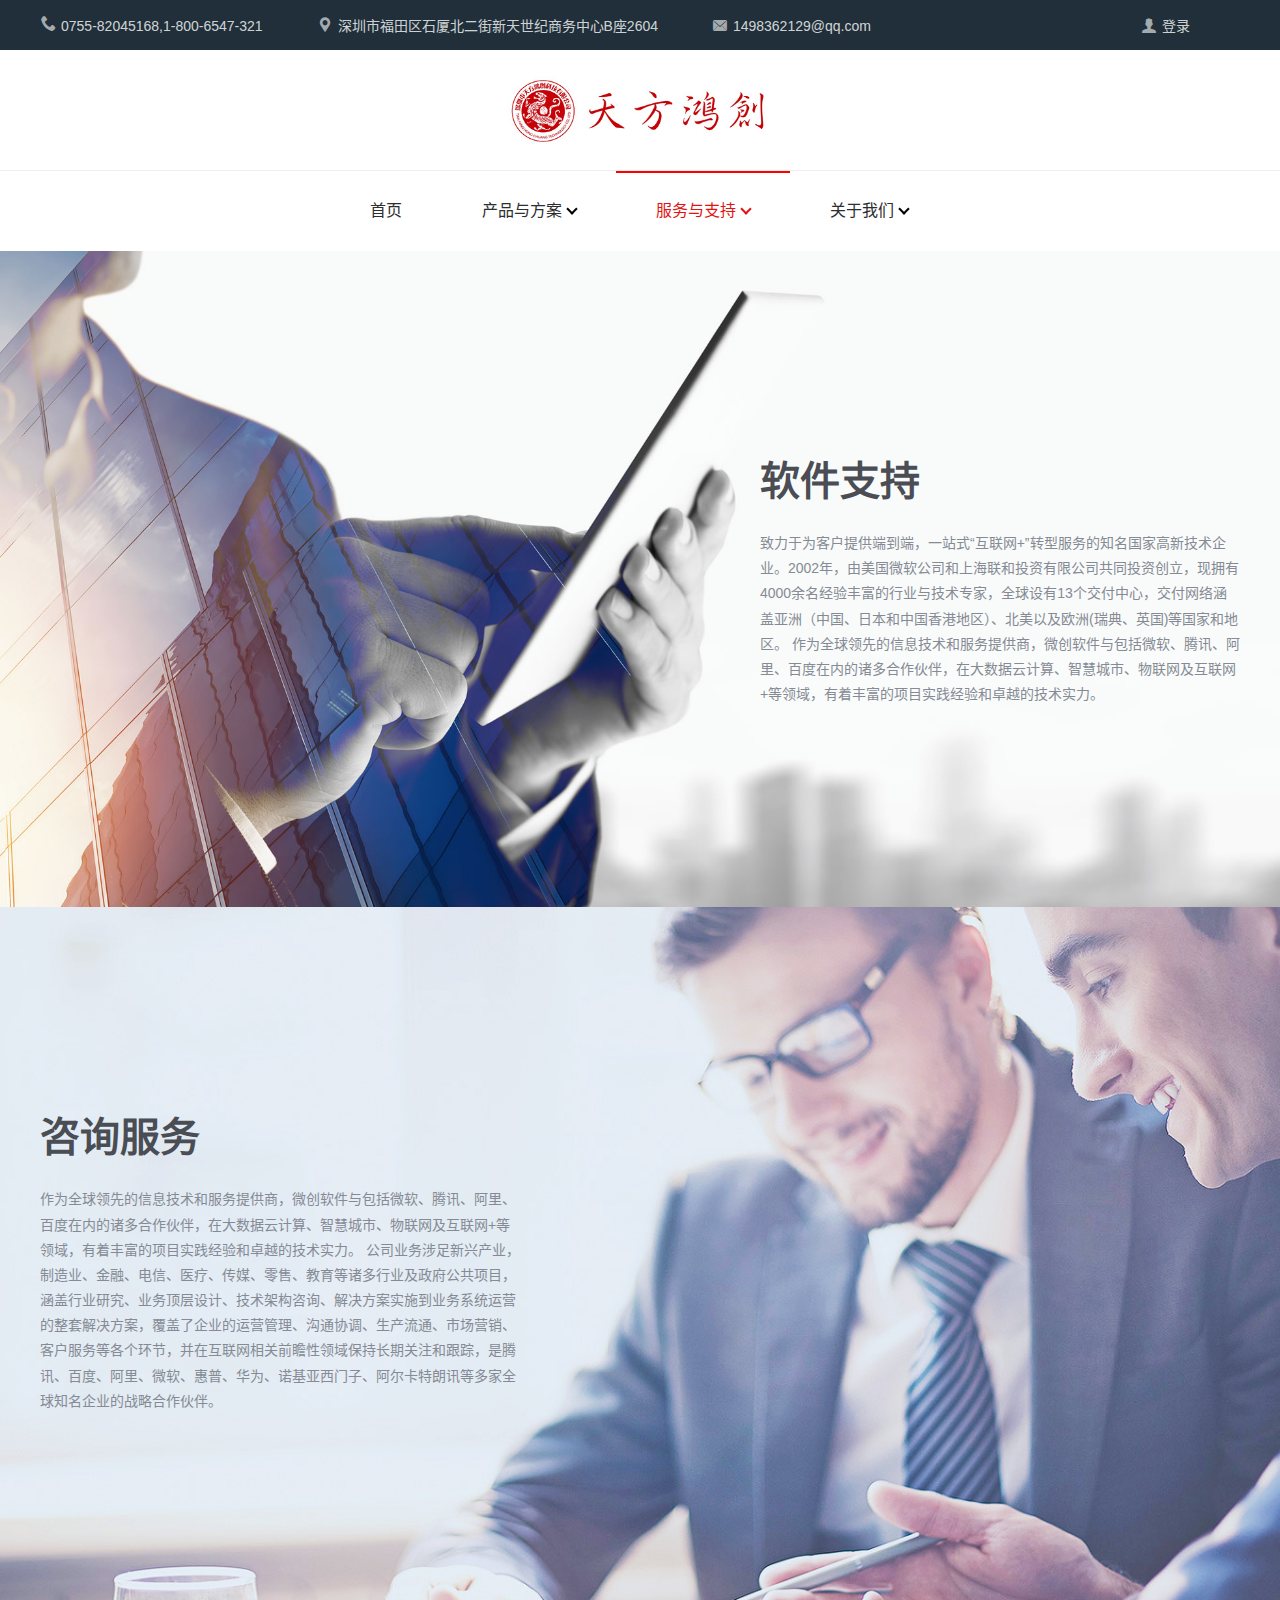
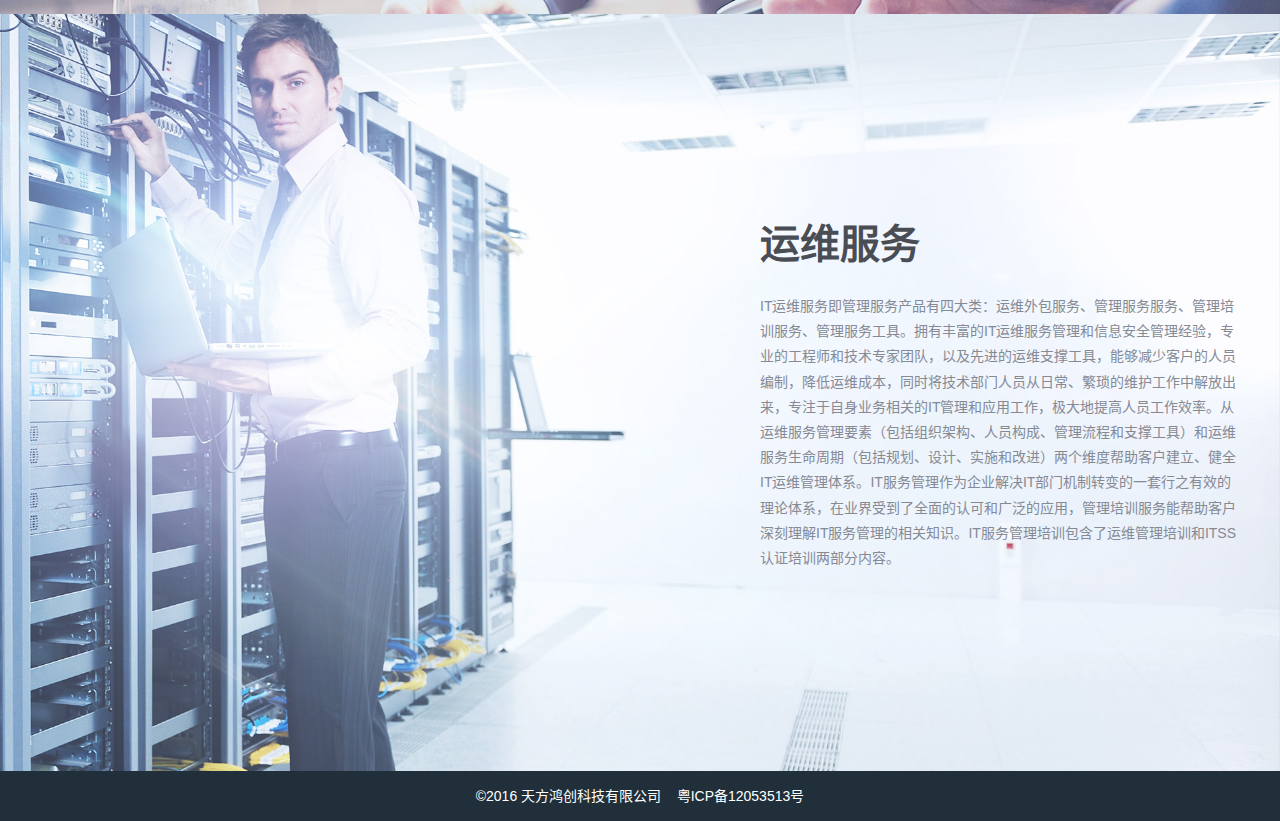
<file: views/service.html>
<!DOCTYPE html>
<html lang="zh-CN">
<head>
	<meta charset="UTF-8">
	<title>服务与支持</title>
	<meta name="keyword" content="服务与支持">
	<meta name="description" content="服务与支持">
	<link rel="icon" href="../images/favicon2.ico"/>
	<link rel="stylesheet" href="../iconfont/iconfont.css">
	<link rel="stylesheet" href="../css/common.css">
	<link rel="stylesheet" href="../css/servies.css">
	<script type="text/javascript" src="../js/jquery.min.js"></script>
</head>
<body>
	<div class="topbar">
		<div class="wrapper clearfix">
			<div class="fl">
				<span class="part"><i class="iconfont icon-dianhua"></i><span class="text">0755-82045168,</span><span class="text">1-800-6547-321</span></span>
				<span class="part"><i class="iconfont icon-dizhi"></i><span class="text">深圳市福田区石厦北二街新天世纪商务中心B座2604</span></span>
				<span class="part"><i class="iconfont icon-youxiang"></i><span class="text">1498362129@qq.com</span></span>
			</div>
			<div class="fr">
				<span class="part"><i class="iconfont icon-denglu"></i><span class="text">登录</span>
			</div>
			<div style="clear:both"></div>
		</div>	
	</div>
	<div class="nav">
		<div class="nav-wrap clearfix">
			<div class="nav-logo">
				<a href="">
					<img src="../images/logo.jpg" alt="">
				</a>			
			</div>
			<div class="nav-bar">
				<div class="wrapper">
					<ul class="static clearfix">
						<li>
							<a href="../index.html" class="item">首页</a>
						</li>
						<li>
							<a class="hasdropdown item" href="detail.html">产品与方案</a>
							<ul class="dropdown ">
								<li><a href="detail_mianyi.html">犬类免疫系统</a></li>
								<li><a href="detail_dengji.html">养犬登记管理系统</a></li>
								<li><a href="detail_caiwu.html">财务管理系统</a></li>
								<li><a href="detail_zichan.html">信资产管理系统</a></li>
							</ul>
						</li>
						<li class="active">
							<a class="hasdropdown item" href="#">服务与支持</a>
							<div class="dropdown column clearfix ">
								<ul>
									<li><a href="servies.html#service_software">软件支持</a></li>
									<li><a href="servies.html#service_operation">运维服务</a></li>
									<li><a href="servies.html#service_consult">咨询服务</a></li>
								</ul>
							</div>
						</li>
						<li>
							<a class="hasdropdown item" href="about.html">关于我们</a>
							<ul class="dropdown ">
								<li><a href="about.html#about_introduce">公司概况</a></li>
								<li><a href="about.html#about_mainService">主要服务</a></li>
								<li><a href="about.html#offer">人才招聘</a></li>
								<li><a href="about.html#about_concact">联系我们</a></li>
							</ul>
						</li>
					</ul>
				</div>
			</div>
		</div>
	</div>
	<div class="service">
		<div id="service_software" class="introduction" style="background-image: url(../images/server_bg_01.jpg);">
			<div class="wrapper clearfix">
				<div class="fr">
					<h2>软件支持</h2>
					<p>致力于为客户提供端到端，一站式“互联网+”转型服务的知名国家高新技术企业。2002年，由美国微软公司和上海联和投资有限公司共同投资创立，现拥有4000余名经验丰富的行业与技术专家，全球设有13个交付中心，交付网络涵盖亚洲（中国、日本和中国香港地区）、北美以及欧洲(瑞典、英国)等国家和地区。
					作为全球领先的信息技术和服务提供商，微创软件与包括微软、腾讯、阿里、百度在内的诸多合作伙伴，在大数据云计算、智慧城市、物联网及互联网+等领域，有着丰富的项目实践经验和卓越的技术实力。</p>
				</div>				
			</div>
		</div>
		<div id="service_consult" class="introduction" style="background-image: url(../images/server_bg_02.jpg);">
			<div class="wrapper clearfix">
				<div class="fl">					
					<h2>咨询服务</h2>
					<p>作为全球领先的信息技术和服务提供商，微创软件与包括微软、腾讯、阿里、百度在内的诸多合作伙伴，在大数据云计算、智慧城市、物联网及互联网+等领域，有着丰富的项目实践经验和卓越的技术实力。
					公司业务涉足新兴产业，制造业、金融、电信、医疗、传媒、零售、教育等诸多行业及政府公共项目，涵盖行业研究、业务顶层设计、技术架构咨询、解决方案实施到业务系统运营的整套解决方案，覆盖了企业的运营管理、沟通协调、生产流通、市场营销、客户服务等各个环节，并在互联网相关前瞻性领域保持长期关注和跟踪，是腾讯、百度、阿里、微软、惠普、华为、诺基亚西门子、阿尔卡特朗讯等多家全球知名企业的战略合作伙伴。</p>
				</div>				
			</div>
		</div>
		<div id="service_operation" class="introduction" style="background-image: url(../images/server_bg_03.jpg);">
			<div class="wrapper clearfix">
				<div class="fr">
					<h2>运维服务</h2>
					<p>IT运维服务即管理服务产品有四大类：运维外包服务、管理服务服务、管理培训服务、管理服务工具。拥有丰富的IT运维服务管理和信息安全管理经验，专业的工程师和技术专家团队，以及先进的运维支撑工具，能够减少客户的人员编制，降低运维成本，同时将技术部门人员从日常、繁琐的维护工作中解放出来，专注于自身业务相关的IT管理和应用工作，极大地提高人员工作效率。从运维服务管理要素（包括组织架构、人员构成、管理流程和支撑工具）和运维服务生命周期（包括规划、设计、实施和改进）两个维度帮助客户建立、健全IT运维管理体系。IT服务管理作为企业解决IT部门机制转变的一套行之有效的理论体系，在业界受到了全面的认可和广泛的应用，管理培训服务能帮助客户深刻理解IT服务管理的相关知识。IT服务管理培训包含了运维管理培训和ITSS认证培训两部分内容。</p>
				</div>				
			</div>
		</div>
	</div>
	<div class="footer">
		<div class="wrapper">
			<p>©2016 天方鸿创科技有限公司 &nbsp;&nbsp; <span>粤ICP备12053513号</span></p>
		</div>
	</div>
</body>
</html>
</file>
<file: iconfont/iconfont.css>
@font-face {font-family: "iconfont";
  src: url('iconfont.eot?t=1482567152686'); /* IE9*/
  src: url('iconfont.eot?t=1482567152686#iefix') format('embedded-opentype'), /* IE6-IE8 */
  url('iconfont.woff?t=1482567152686') format('woff'), /* chrome, firefox */
  url('iconfont.ttf?t=1482567152686') format('truetype'), /* chrome, firefox, opera, Safari, Android, iOS 4.2+*/
  url('iconfont.svg?t=1482567152686#iconfont') format('svg'); /* iOS 4.1- */
}

.iconfont {
  font-family:"iconfont" !important;
  font-size:16px;
  font-style:normal;
  -webkit-font-smoothing: antialiased;
  -moz-osx-font-smoothing: grayscale;
}

.icon-dianhua:before { content: "\e600"; }

.icon-youxiang:before { content: "\e665"; }

.icon-app:before { content: "\e60c"; }

.icon-gonggao:before { content: "\e620"; }

.icon-shouye:before { content: "\e637"; }

.icon-daxingquanon:before { content: "\e633"; }

.icon-denglu:before { content: "\e61c"; }

.icon-icapp48px:before { content: "\e61b"; }

.icon-ditie:before { content: "\e67d"; }

.icon-guanli1:before { content: "\e7b1"; }

.icon-qiche:before { content: "\e657"; }

.icon-shujuweihu:before { content: "\e65b"; }

.icon-youjiantou:before { content: "\e6a1"; }

.icon-dizhi:before { content: "\e642"; }

.icon-shoulileixing:before { content: "\e638"; }

.icon-qian:before { content: "\e643"; }

.icon-guanyuruanjian:before { content: "\e656"; }

.icon-jiezhongyimiao:before { content: "\e605"; }

.icon-kuaidiyuan:before { content: "\e73a"; }

.icon-yufangmianyiyiliaogeifu:before { content: "\e662"; }

.icon-weihu:before { content: "\e61e"; }

.icon-guanli:before { content: "\e61f"; }

.icon-zhangce:before { content: "\e636"; }

.icon-baobiao:before { content: "\e72b"; }

.icon-gongjiaochetubiao:before { content: "\e68e"; }

.icon-jiezhang:before { content: "\e612"; }

.icon-shape:before { content: "\e619"; }

.icon-zhuanjia:before { content: "\e670"; }

.icon-yusuan:before { content: "\e7ed"; }

.icon-chuanzhen:before { content: "\e604"; }

.icon-java:before { content: "\e60d"; }
</file>
<file: css/common.css>
*{
		padding: 0;
		margin: 0;	
		-webkit-box-sizing: border-box;
	    -moz-box-sizing: border-box;
	    -ms-box-sizing: border-box;
	    -o-box-sizing: border-box;
	    box-sizing:border-box;
	}
	body{
		font: 14px/1.5 Helvetica,Tahoma,Arial,"Hiragino Sans GB","Microsoft YaHei",SimSun,Heiti,sans-serif;

	}
	h1, h2, h3, h4, h5, h6, pre, code, address, caption, cite, code, em, strong, th, figcaption {
	    font-size: 1em;
	    font-weight: 400;
	    font-style: normal;
	}
	ul{
		list-style: none;
	}
	a{
		text-decoration: none;
	}
	.topbar{
		height: 50px;
		line-height: 50px;
		background: #202f39;
		color: rgba(255,255,255,.8);
	}
	.topbar .text:hover{
		color: rgba(255,255,255,1);
		cursor: pointer;
	}
	.topbar .iconfont {
	    color: rgba(255,255,255,.6);
	    margin-right: 5px;
	}
	.topbar .part {
	    margin-right: 50px;
	}
	.clearfix:before, .clearfix:after {
	    clear: both;
	    height: 0;
	}
	.clearfix:before, .clearfix:after {
	    content: " ";
	    display: table;
	}
	.nav-wrap{
	    font-size: 16px;
	}
	.nav-logo{
	    font-size: 20px;
	    height: 120px;
	    border-bottom: 1px solid #efefef;
	}
	.nav-logo a{
		display:block;
		width: 500px;
		height: 120px;
		margin: 0 auto;
		padding: 25px 0;
	}
	.nav-logo img{
		height: 100%;
		display: block;
		margin: 0 auto;
	}
	.nav-logo span, .nav-logo img{
		vertical-align: middle;
	}
	.nav-bar .static{
		width: 620px;
		margin: 0 auto;
	}
	.static>li>a{
		color: #2d2e2e;
		display: block;
		padding: 28px 0;
		text-align: center;
	}
	.nav-bar{
		z-index: 999;
		position: relative;
	}
	.nav-bar .item{
		-webkit-transition:all 300ms ease;
		-moz-transition:all 300ms ease;
		-o-transition:all 300ms ease;
		transition:all 300ms ease;
	}
	.nav-bar .item:before, .nav-bar .active:before{
		content: "";
		position: absolute;
		top: 0;
		width:100%;
		left: 0;
		border-bottom: solid 2px red;

		-webkit-transform:scale(0.01);
		-moz-transform:scale(0.01);
		-o-transform:scale(0.01);
		transform:scale(0.01);

		-webkit-transition: transform 300ms ease-out;
		-moz-transition: transform 300ms ease-out;
		-o-transition: transform 300ms ease-out;
		transition: transform 300ms ease-out;
		font-size: 0;
	}
	.nav-bar .item:hover:before, .nav-bar .active:before{
		-webkit-transform:scale(1);
		-moz-transform:scale(1);
		-o-transform:scale(1);
		transform:scale(1);
	}
	.nav-bar .static>li:hover .item + .dropdown{
		visibility: visible;
		opacity: 1;
		margin-top: 0;
	}
	/*.nav-bar .static>li:hover{
		background: #f9f9f9;
	}*/
	.nav-bar .static>li:hover .item, .nav-bar .active .item{
		color:#e11313;
	}
	.dropdown{
		margin-top:30px;
        padding: 25px 30px 0 30px;
	    position: absolute;
	    top:100%;
	    left: -30px;
	    z-index: 1;
	    width: 250px;
	    padding: 20px;
	    visibility: hidden;   
	    -webkit-transition: .3s all ease;
	    -moz-transition: .3s all ease;
	    -o-transition: .3s all ease;
	    transition: .3s all ease;
	    text-align: left;
	    opacity: 0;
	    box-shadow: 0 0 6px 0 rgba(0, 0, 0, 0.15);
	    /*background: rgba(246,119,57,1);*/
        background: #cb2026;
		background: -moz-linear-gradient(top,#e3262d 0,#cb2026 100%);
		background: -webkit-linear-gradient(top,#e3262d 0,#cb2026 100%);
		background: linear-gradient(to bottom,#e3262d 0,#cb2026 100%);
	    font-size: 14px;  
	    font-weight: 300;
	}
	.dropdown li{
		line-height: 3;
		border-bottom: 1px solid rgba(255,255,255,.3);
	}
	.dropdown li:last-child{
		border-bottom:none;
	}
	.dropdown li a{
		 color:rgba(255,255,255,.8);
		 margin-left: 0;

		 transform: translateX(0px);
		 -webkit-transform: translateX(0px);
		 -moz-transform: translateX(0px);
		 -o-transform: translateX(0px);

		 transition:all .3s ease;
		 -webkit-transition:all .3s ease;
		 -moz-transition:all .3s ease;
		 -o-transition:all .3s ease;
	}
	.dropdown li a:before{
		content: "";
	    width: 6px;
	    height: 6px;
	    display: inline-block;
	    border-top: 1px solid #fff;
	    border-left: 1px solid #fff;

	    -webkit-transform: rotate(135deg) scale(0.01);
	    -moz-transform: rotate(135deg) scale(0.01);
	    -o-transform: rotate(135deg) scale(0.01);
	    transform: rotate(135deg) scale(0.01);

	    -webkit-transition:all .3s ease;
	    -moz-transition:all .3s ease;
	    -o-transition:all .3s ease;
	    transition:all .3s ease;

	    opacity: 0;
	    margin-right: 15px;
	}
	.dropdown li:hover >a:before, .dropdown li>a.current:before{
		opacity:1;
		-webkit-transform: rotate(135deg) scale(1);
	    -moz-transform: rotate(135deg) scale(1);
	    -o-transform: rotate(135deg) scale(1);
	    transform: rotate(135deg) scale(1);
	}
	.dropdown li:hover >a, .dropdown li>a.current{
		color:rgba(255,255,255,1);
		margin-left: 15px;
		-webkit-transform: translateX(15px);
		-moz-transform: translateX(15px);
		-o-transform: translateX(15px);
		transform: translateX(15px);
	}
	.static>li{
		position: relative;
	    float: left;
		padding: 0 40px;
	}
	.hasdropdown:after{
		margin-left: 6px;
		margin-top: -6px;
	    vertical-align: middle;
	    content: "";
	    display: inline-block;
	    width: 6px;
	    height: 6px;
	    border-left: 2px solid;
	    border-top: 2px solid;
	    border-color: #000;

	    /*-webkit-transform:rotate(-135deg);
	    -moz-transform:rotate(-135deg);
	    -o-transform:rotate(-135deg);*/
	    transform:rotate(-135deg);

	    /*-webkit-transition:border-color 300ms ease;
	    -moz-transition:border-color 300ms ease;
	    -o-transition:border-color 300ms ease;*/
	    transition:border-color 300ms ease;
	}
	.active .hasdropdown:after{
		 border-color:#e11313;
	}
	.nav-bar .static>li:hover .hasdropdown:after{
		 border-color: #e11313;
	}
	.displaynone{
		display: none !important;
	}
	.nav-bar .column ul{
		margin-bottom: 20px;
	}
	.nav-bar .column ul:last-child{
		margin-bottom: 0;
	}
	.column h5{
		font-size: 16px;
		color: #fff;
	}
	.fl{
		float: left;
	}
	.fr{
		float: right;
	}
	.linkbtn{
		margin-top: 63px;
	    color: #fff;
	    background-color: #e11313;
	    border-color: #e11313;
	    -webkit-transition: .3s ease-out;
	    -moz-transition: .3s ease-out;
	    transition: .3s ease-out;
	    font-size: 16px;
	    line-height: 2;
	    font-family: "Montserrat", sans-serif;
	    border: 1px solid transparent;
	    border-radius: 50px;
	    border-width: 2px;
	    display: inline-block;
	    margin-bottom: 0;
	    font-weight: 400;
	    text-align: center;
	    vertical-align: middle;
	    touch-action: manipulation;
	    cursor: pointer;
	    white-space: nowrap;
	    padding: 18px 36px;
	    line-height: 1.25;
	    -webkit-user-select: none;
	    -moz-user-select: none;
	    -ms-user-select: none;
	    user-select: none;
	    font-weight: 600;
	}
	.linkbtn:hover{
		color: #e11313;
	    background-color: #fff;
	    border-color: #e11313;
	}
	.wrapper{
		max-width: 1200px;
		margin: 0 auto;
		/*position: relative;*/
	}
	@media screen and (max-width: 1200px){
		.wrapper{
			max-width: 1200px;
			margin: 0 auto;
			padding: 10px;
		}		
	}
	/*底部*/
	.footer{
		position: relative;
	    z-index: 500;
	    background: #202f39;
	    color: #fff;
	    width: 100%;
	    text-align: center;
	}
	.footer p{
		height: 50px;
		line-height: 50px;
	}
	.hr{
	    margin-bottom: 10px;
	    border: 0;
	    border-top: 1px solid #eeeeee;
	}
	.overlay{
	    position: absolute;
	    top: 0;
	    bottom: 0;
	    right: 0;
	    left: 0;
	    background-color: #fff;
	    opacity: 0;
	    -webkit-transition: .3s;
	    -moz-transition: .3s;
	    transition: .3s;
	}
	.template{
	    position: absolute;
	    top: 50%;
	    left: 50%;
	    -webkit-transform: translate(-50%, -50%);
	    -moz-transform: translate(-50%, -50%);
	    transform: translate(-50%, -50%);
	    opacity: 0;
	    z-index: 2;
	    width: 90%;
	    font-size: 16px;
	    text-align: center;
	}
	.template h3{
		font-size: 20px;
		margin-bottom: 20px;
	}
</file>
<file: css/index.css>
.banner{
		position: relative;
	}
	.banner li{
		position: relative;
		height: 700px;
	}
	.banner h1, .banner h2{
		font-family: "Source Han Sans",Helvetica,Tahoma,Arial,"Hiragino Sans GB","Microsoft YaHei",SimSun,Heiti,sans-serif;	    
	}
	.banner h1{
	    font-size: 60px;
	    line-height: 56px;
	    margin-top: 40px;
	    font-weight:200;
	}
	.banner h2{
	    font-size: 30px;
	    line-height: 56px;
	    margin-top: 40px;
	    font-weight: 200;
	}
	.banner .img{
		z-index: -1;
		display: block;
		position: absolute;
		top: 0;
		left: 0;
		overflow: hidden;
		width: 100%;
		height: 700px;
		opacity: 0;
		background-position: center center;
		-webkit-transition: opacity 1s ease;
		-moz-transition: opacity 1s ease;
		-o-transition: opacity 1s ease;
		transition: opacity 1s ease;

	}
	.banner .img.active{
		z-index: 1;
		opacity: 1;
	}
	.banner .introduce{
		color: #fff;
		font-size: 60px;
		text-align:center;
		max-width: 70%;
		margin:auto;  
  		height: 50%; 
		position: absolute;  
		top: 0; left: 0; bottom: 0; right: 0;
	}
	.banner .img .introduce h1, .banner .img .introduce h2, .banner .img .introduce .detail{
		opacity: 0;
	}
	.banner .img.active .introduce h1, .banner .img.active .introduce h2, .banner .img.active .introduce .detail{
		-webkit-animation:easeIn .5s ease-in forwards;
		-moz-animation:easeIn .5s ease-in forwards;
		-o-animation:easeIn .5s ease-in forwards;
		animation:easeIn .5s ease-in forwards;
	}
	.banner .img.active .introduce h1{-webkit-animation-delay:0.5s;-moz-animation-delay:0.5s;-o-animation-delay:0.5s;animation-delay:0.5s;}
	.banner .img.active .introduce h2{-webkit-animation-delay:0.7s;-moz-animation-delay:0.7s;-o-animation-delay:0.7s;animation-delay:0.7s;}
	.banner .img.active .introduce .detail{-webkit-animation-delay:1s;-moz-animation-delay:1s;-o-animation-delay:1s;animation-delay:1s;}
	@-webkit-keyframes easeIn{
	    0%{transform:translateY(60px);opacity:0;}
	    100%{transform:translateY(0px);opacity:1;}
	}
	@-moz-keyframes easeIn{
	    0%{transform:translateY(60px);opacity:0;}
	    100%{transform:translateY(0px);opacity:1;}
	}
	@-o-keyframes easeIn{
	    0%{transform:translateY(60px);opacity:0;}
	    100%{transform:translateY(0px);opacity:1;}
	}
	@keyframes easeIn{
	    0%{transform:translateY(60px);opacity:0;}
	    100%{transform:translateY(0px);opacity:1;}
	}
	.banner .detail{
		padding: 15px 40px;
		font-size: 16px;
		background: #e11313;
		color:#fff;
		border-radius: 5px;
		margin-top: -30px;
		background: -moz-linear-gradient(top,#e3262d 0,#cb2026 100%);
		background: -webkit-linear-gradient(top,#e3262d 0,#cb2026 100%);
		background: linear-gradient(to bottom,#e3262d 0,#cb2026 100%);
	}
	.banner .detail:hover{
		background: red;
	}
	.banner .btn-l,.banner .btn-r{
		position: absolute;
		top: 50%;
		z-index: 1;
		margin-top: -22px;
		opacity: .6;
		visibility: hidden;
	}
	.banner .btn-l:hover,.banner .btn-r:hover{
		opacity: 1;
	}
	.banner .btn-l{
		left: 50px;
	}
	.banner .btn-r{
		right: 50px;
	}
	.banner:hover span {
		visibility: visible;
	}
	.banner .square{
		display: block;
	    width: 100%;
	    height: 5px;
	    position: absolute;
	    z-index: 1;
	    bottom: 50px;
	    left: 0;
	    text-align: center;

	}
	.banner span{
		cursor: pointer;
	}
	.square span{
		display: inline-block;
	    width: 30px;
	    height: 5px;
	    margin-right: 11px;
	    background: #444;
	    opacity: 0.5;
	    -moz-opacity: 0.3;
	    filter: alpha(opacity=30);
	    overflow: hidden;
	}
	.square span.cur{
		background: #fff;
		opacity: .7;
	}
	.about{
		padding-bottom: 130px;
	    padding-top: 140px;
	    background: #f9f9f9;
	    text-align: center;
	    position: relative;
	}
	.about .introduce{
		max-width: 70%;
		margin: 0 auto;
		position: relative;
		z-index: 2;
	}
	.about h1{
		font-size: 48px;
		margin-bottom: 50px;
	}
	.about h4{
		font-size: 20px;
		margin-bottom: 20px;
	}
	.about p{
		line-height: 1.5;
		font-weight: 300;
		font-size: 16px;
		margin-bottom: 10px;
	}
	.Mycanvas{
		position: absolute;
		top: 0;
		left: 0;
	}

		.service{
		padding-top: 100px;
		padding-bottom: 150px;
		text-align: center;	
		position: relative;	
	}
	/*.service:before{
		content: "";
		position: absolute;
		top: 0;
		left: 0;
		display: block;
		width: 100%;
		height: 100%;
		background: url(clientbg.jpg);
		background-attachment: fixed;
	}*/
	.service h1{
		font-size: 48px;
		margin-bottom: 50px;
		position: relative;
	}
	/*.service h1:after{
		content: "";
		display: block;
		width: 200%;
		height: 1px;
		background: #ccc;
		transform:scale(.5);
		position: absolute;
		bottom: 0;
		left: 0;
	}*/
	.service .col3{
		width: 30%;
		height: auto;
		margin-right: 4.999999%;
	}
	.service .col3:last-child{
		margin-right:0;
	}
	.service h4{
		font-size: 20px;
		margin-bottom: 20px;
	}
	.service p{
		line-height: 1.6;
	}
	.service img{
		width: 100%;
	}
	.client{
        padding-top: 80px;
        padding-bottom: 140px;
        position: relative;	
	}
	.client:before{
	    content: '';
	    position: absolute;
	    top: 0;
	    bottom: 0;
	    right: 0;
	    left: 0;
	    background: url("../images/clientbg.jpg") no-repeat;
	    background-size: cover;
	    background-attachment: fixed;
	}
	.client h1{
	    position: relative;
   		z-index: 10;
	    margin-right: auto;
	    margin-left: auto;
	    padding-left: 15px;
	    padding-right: 15px;
	    font-size: 48px;
	    text-align: center;
	    color: #fff;
	}
	.client .imgWrapper{
		width: 100%;
		z-index: 10;
		position: relative;
		margin-top: 100px;
		font-size: 0;
	}
	.client .col3{
		width: 33.3333%;
		float: left;
		position: relative;
	}
	.client img{
		width: 100%;
	}
	.client .col3:hover .overlay, .client .col3:hover .template{
		opacity: 1;
	}
</file>
<file: css/servies.css>
@font-face{
	font-family: "兰亭细黑";
	src:url('../fonts/FZLTCXHJW.ttf') format('truetype');
}
.introduction{
	background-image: url(../images/about_introduce.jpg);
	background-position: center center;
	background-size: cover;
	padding: 200px 0;
	position: relative;
}
/*.introduction:after{
	content: "";
	position: absolute;
	left: 0;
	top: 0;
	height: 100%;
    width: 100%;
	background: linear-gradient(to bottom, #ffffff  0%,transparent 100%);
}*/
.introduction .fr, .introduction .fl{
	width: 40%;
}
.introduction h2{
	font-size: 40px;
	font-weight: 800;
	margin-bottom: 20px;
	color: #4a4d54;
}
.introduction p {
	color:#858a94;
	line-height: 1.8;
}
</file>
<file: iconfont/demo.css>
*{margin: 0;padding: 0;list-style: none;}
/*
KISSY CSS Reset
理念：1. reset 的目的不是清除浏览器的默认样式，这仅是部分工作。清除和重置是紧密不可分的。
2. reset 的目的不是让默认样式在所有浏览器下一致，而是减少默认样式有可能带来的问题。
3. reset 期望提供一套普适通用的基础样式。但没有银弹，推荐根据具体需求，裁剪和修改后再使用。
特色：1. 适应中文；2. 基于最新主流浏览器。
维护：玉伯<lifesinger@gmail.com>, 正淳<ragecarrier@gmail.com>
 */

/** 清除内外边距 **/
body, h1, h2, h3, h4, h5, h6, hr, p, blockquote, /* structural elements 结构元素 */
dl, dt, dd, ul, ol, li, /* list elements 列表元素 */
pre, /* text formatting elements 文本格式元素 */
form, fieldset, legend, button, input, textarea, /* form elements 表单元素 */
th, td /* table elements 表格元素 */ {
  margin: 0;
  padding: 0;
}

/** 设置默认字体 **/
body,
button, input, select, textarea /* for ie */ {
  font: 12px/1.5 tahoma, arial, \5b8b\4f53, sans-serif;
}
h1, h2, h3, h4, h5, h6 { font-size: 100%; }
address, cite, dfn, em, var { font-style: normal; } /* 将斜体扶正 */
code, kbd, pre, samp { font-family: courier new, courier, monospace; } /* 统一等宽字体 */
small { font-size: 12px; } /* 小于 12px 的中文很难阅读，让 small 正常化 */

/** 重置列表元素 **/
ul, ol { list-style: none; }

/** 重置文本格式元素 **/
a { text-decoration: none; }
a:hover { text-decoration: underline; }


/** 重置表单元素 **/
legend { color: #000; } /* for ie6 */
fieldset, img { border: 0; } /* img 搭车：让链接里的 img 无边框 */
button, input, select, textarea { font-size: 100%; } /* 使得表单元素在 ie 下能继承字体大小 */
/* 注：optgroup 无法扶正 */

/** 重置表格元素 **/
table { border-collapse: collapse; border-spacing: 0; }

/* 清除浮动 */
.ks-clear:after, .clear:after {
  content: '\20';
  display: block;
  height: 0;
  clear: both;
}
.ks-clear, .clear {
  *zoom: 1;
}

.main {
  padding: 30px 100px;
width: 960px;
margin: 0 auto;
}
.main h1{font-size:36px; color:#333; text-align:left;margin-bottom:30px; border-bottom: 1px solid #eee;}

.helps{margin-top:40px;}
.helps pre{
  padding:20px;
  margin:10px 0;
  border:solid 1px #e7e1cd;
  background-color: #fffdef;
  overflow: auto;
}

.icon_lists{
  width: 100% !important;

}

.icon_lists li{
  float:left;
  width: 100px;
  height:180px;
  text-align: center;
  list-style: none !important;
}
.icon_lists .icon{
  font-size: 42px;
  line-height: 100px;
  margin: 10px 0;
  color:#333;
  -webkit-transition: font-size 0.25s ease-out 0s;
  -moz-transition: font-size 0.25s ease-out 0s;
  transition: font-size 0.25s ease-out 0s;

}
.icon_lists .icon:hover{
  font-size: 100px;
}



.markdown {
  color: #666;
  font-size: 14px;
  line-height: 1.8;
}

.highlight {
  line-height: 1.5;
}

.markdown img {
  vertical-align: middle;
  max-width: 100%;
}

.markdown h1 {
  color: #404040;
  font-weight: 500;
  line-height: 40px;
  margin-bottom: 24px;
}

.markdown h2,
.markdown h3,
.markdown h4,
.markdown h5,
.markdown h6 {
  color: #404040;
  margin: 1.6em 0 0.6em 0;
  font-weight: 500;
  clear: both;
}

.markdown h1 {
  font-size: 28px;
}

.markdown h2 {
  font-size: 22px;
}

.markdown h3 {
  font-size: 16px;
}

.markdown h4 {
  font-size: 14px;
}

.markdown h5 {
  font-size: 12px;
}

.markdown h6 {
  font-size: 12px;
}

.markdown hr {
  height: 1px;
  border: 0;
  background: #e9e9e9;
  margin: 16px 0;
  clear: both;
}

.markdown p,
.markdown pre {
  margin: 1em 0;
}

.markdown > p,
.markdown > blockquote,
.markdown > .highlight,
.markdown > ol,
.markdown > ul {
  width: 80%;
}

.markdown ul > li {
  list-style: circle;
}

.markdown > ul li,
.markdown blockquote ul > li {
  margin-left: 20px;
  padding-left: 4px;
}

.markdown > ul li p,
.markdown > ol li p {
  margin: 0.6em 0;
}

.markdown ol > li {
  list-style: decimal;
}

.markdown > ol li,
.markdown blockquote ol > li {
  margin-left: 20px;
  padding-left: 4px;
}

.markdown code {
  margin: 0 3px;
  padding: 0 5px;
  background: #eee;
  border-radius: 3px;
}

.markdown pre {
  border-radius: 6px;
  background: #f7f7f7;
  padding: 20px;
}

.markdown pre code {
  border: none;
  background: #f7f7f7;
  margin: 0;
}

.markdown strong,
.markdown b {
  font-weight: 600;
}

.markdown > table {
  border-collapse: collapse;
  border-spacing: 0px;
  empty-cells: show;
  border: 1px solid #e9e9e9;
  width: 95%;
  margin-bottom: 24px;
}

.markdown > table th {
  white-space: nowrap;
  color: #333;
  font-weight: 600;

}

.markdown > table th,
.markdown > table td {
  border: 1px solid #e9e9e9;
  padding: 8px 16px;
  text-align: left;
}

.markdown > table th {
  background: #F7F7F7;
}

.markdown blockquote {
  font-size: 90%;
  color: #999;
  border-left: 4px solid #e9e9e9;
  padding-left: 0.8em;
  margin: 1em 0;
  font-style: italic;
}

.markdown blockquote p {
  margin: 0;
}

.markdown .anchor {
  opacity: 0;
  transition: opacity 0.3s ease;
  margin-left: 8px;
}

.markdown .waiting {
  color: #ccc;
}

.markdown h1:hover .anchor,
.markdown h2:hover .anchor,
.markdown h3:hover .anchor,
.markdown h4:hover .anchor,
.markdown h5:hover .anchor,
.markdown h6:hover .anchor {
  opacity: 1;
  display: inline-block;
}

.markdown > br,
.markdown > p > br {
  clear: both;
}


.hljs {
  display: block;
  background: white;
  padding: 0.5em;
  color: #333333;
  overflow-x: auto;
}

.hljs-comment,
.hljs-meta {
  color: #969896;
}

.hljs-string,
.hljs-variable,
.hljs-template-variable,
.hljs-strong,
.hljs-emphasis,
.hljs-quote {
  color: #df5000;
}

.hljs-keyword,
.hljs-selector-tag,
.hljs-type {
  color: #a71d5d;
}

.hljs-literal,
.hljs-symbol,
.hljs-bullet,
.hljs-attribute {
  color: #0086b3;
}

.hljs-section,
.hljs-name {
  color: #63a35c;
}

.hljs-tag {
  color: #333333;
}

.hljs-title,
.hljs-attr,
.hljs-selector-id,
.hljs-selector-class,
.hljs-selector-attr,
.hljs-selector-pseudo {
  color: #795da3;
}

.hljs-addition {
  color: #55a532;
  background-color: #eaffea;
}

.hljs-deletion {
  color: #bd2c00;
  background-color: #ffecec;
}

.hljs-link {
  text-decoration: underline;
}

pre{
  background: #fff;
}
</file>
